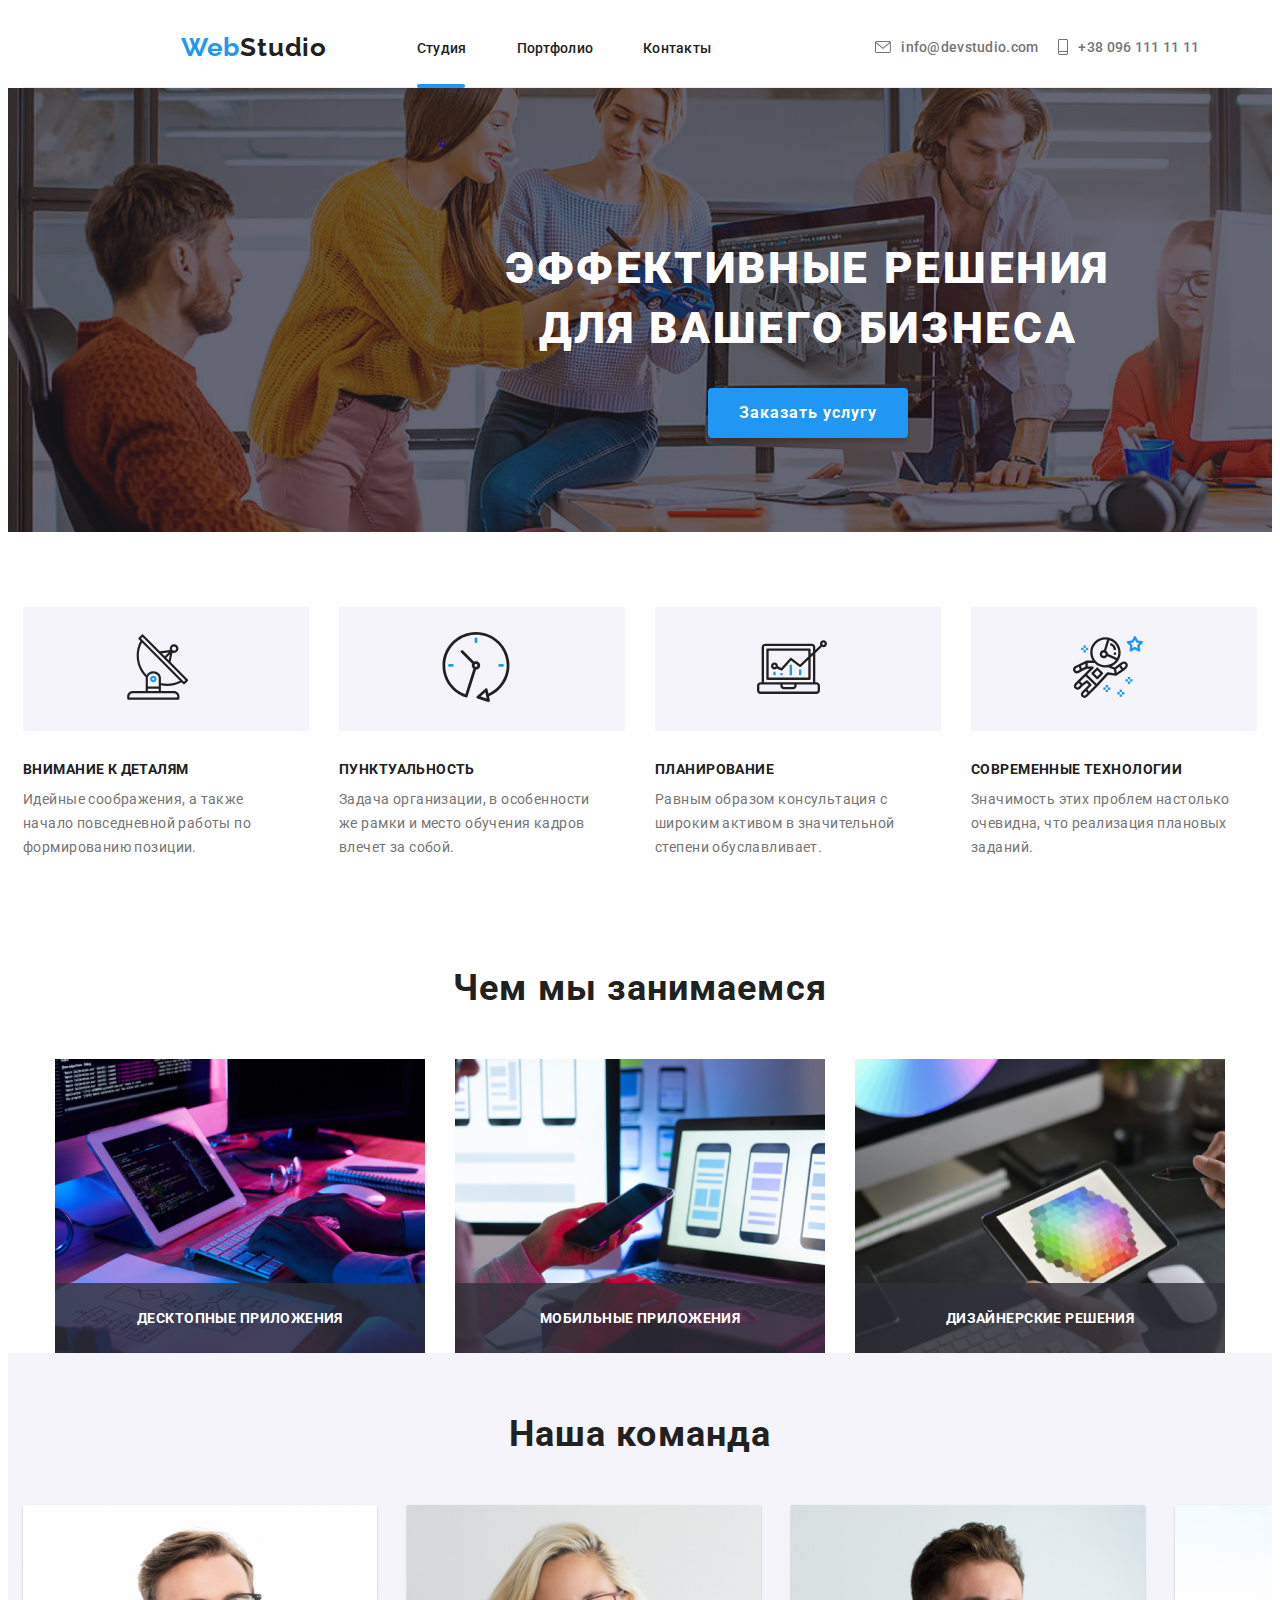
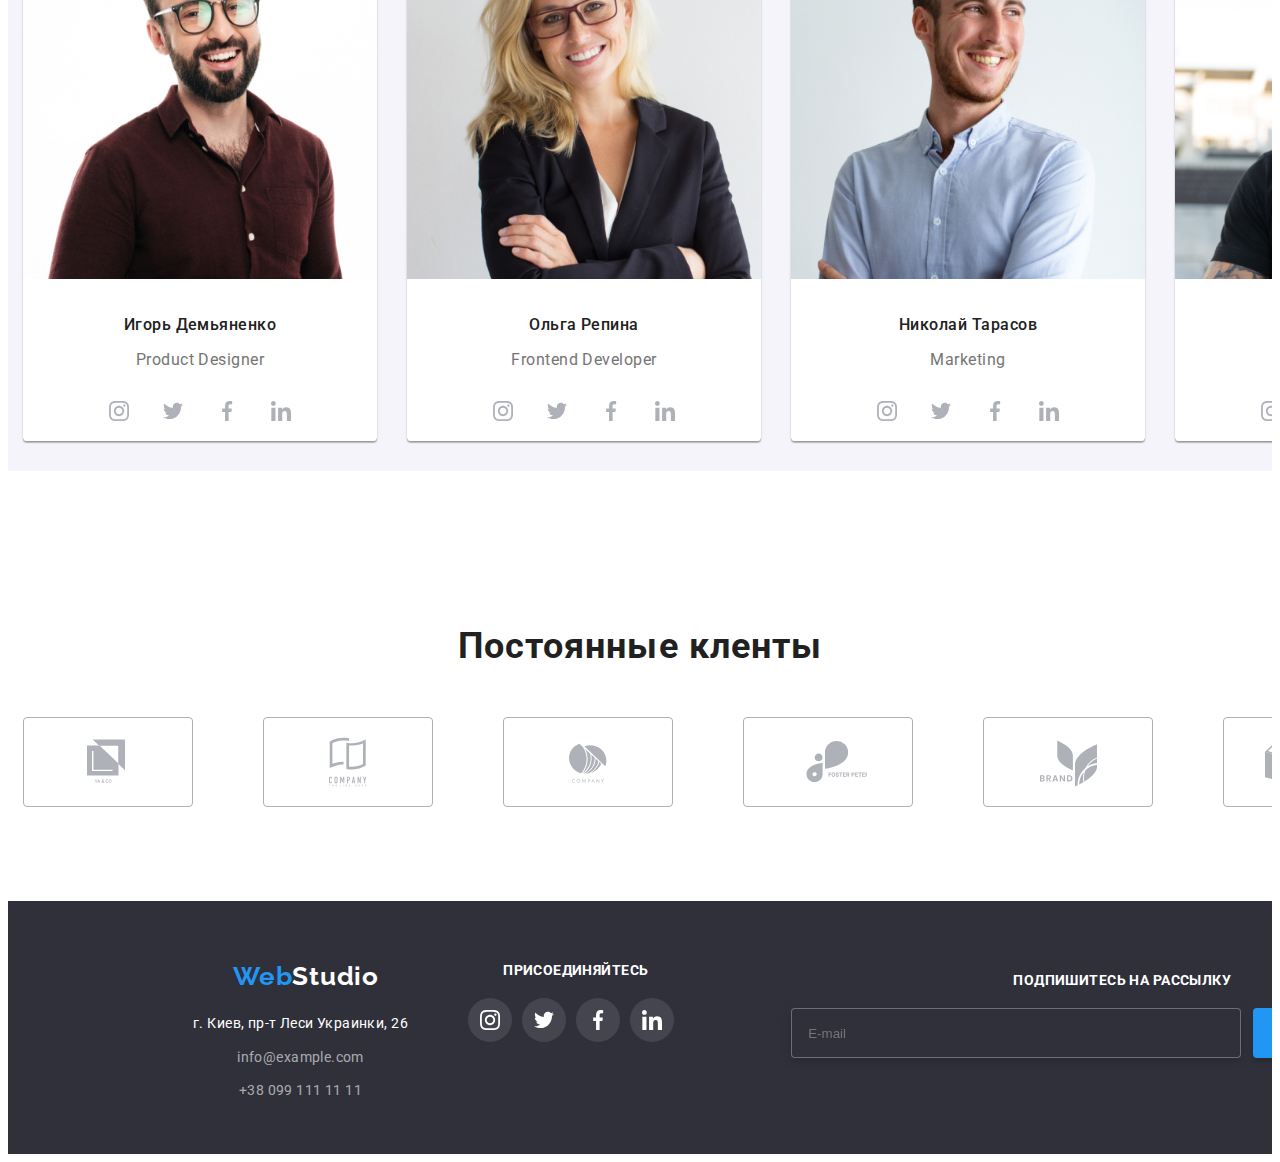
<file: index.html>
<!DOCTYPE html>
<html lang="ru">

<head>
    <meta charset="UTF-8" />
    <meta name="viewport" content="width=device-width, initial-scale=1.0" />
    <link href="https://fonts.googleapis.com/css2?family=Raleway:wght@700&family=Roboto:wght@400;500&display=swap" rel="stylesheet">
    <link rel="stylesheet" href="https://cdnjs.cloudflare.com/ajax/libs/modern-normalize/1.0.0/modern-normalize.min.css"
        integrity="sha512-ISS7cAi1PEhQ8jnbJpJZMd29NlhNj4AWYyLOSp2CE/CsHxTCu+r+t0D2yoJudVrd0/8fTVPUVDzY5Tvli75u/g=="
        crossorigin="anonymous" />
    <link rel="stylesheet" href="./sass/main.css">
    <title>Document</title>
</head>

<body>




    
    <!-- nav -->
     <header class="header">
        <div class="container">
            <nav class="navbar">

                
                    <button type="button"
                     class="menu-button"
                    aria-expanded="false"
                    aria-controls="menu-container"
                    data-menu-button>
                    <svg
                    height="20px"
                    width="20px"
                    aria-label="Переключатель мобильного меню">
               
                   
                        
                    
                        <use class="icon-cross" href="./img/svg/cross.svg"></use>
                        <use class="icon-menu" href="./img/svg/burger.svg"></use>
                    </svg>
                    
                   
                </button>

                  <ul class="list webstudio">
                    <li class="item">
                        <a class="link-portfolio" href="index.html" lang="en"><span
                            class="webstudio-span">Web</span><span class="webstudio-span-studio">Studio</span></a>
                    </li>
                    
                </ul>

                <div class="menu-container" id="menu-container" data-menu>
                        <ul class="list portfolio-contacts">
                   
                       
                    
                    <li class="item"><a class="link-portfolio studio" href="index.html">Студия</a></li>
                    <li class="item"><a class="link-portfolio portfolio-index" href="portfolio.html">Портфолио</a></li>
                    <li class="item"><a class="link-portfolio contact" href="">Контакты</a></li>
                   


                </ul>

                <ul class="list contacts">
                    <li class="item">
                       
                        <a class="link-mail" href="mailto:info@devstudio.com" lang="en">
                            <svg class="envelope">
                                <use href = "./img/svg/sprite.svg#envelope">
    
                                </use>
                            </svg>
                            info@devstudio.com</a>
                       
                       
                    </li>
                  
                    <li class="item">
                        
                        <a class="contacts-phone" href="tel:+380961111111">
                            <svg class="smartphone">
                                <use href = "./img/svg/sprite.svg#smartphone">
                                    </use>
                            </svg>
                            +38 096 111 11 11</a>
                        </li>
                </ul>
                </div>
               
               
                     
                
               
            </nav>
        </div>
    </header>       
<!-- герой -->
        
             <section class="hero overlay">
                
                     <h1 class="hero-title">Эффективные решения для вашего бизнеса</h1>
            
           
            <button class="hero-link" data-modal-open> Заказать услугу</button>

        
                
        
           
         
             </section>
        
   

    <!-- чем мы занимаемся -->

      <section class="features">
       
        <div class="flex-container container">
            
           <ul class="list flex-container">
               
               <li class="flex-element">
                <div class="tumb">
                    <svg class="clock"  style="width:65.32px; height:70px;">
               <use href = "./img/svg/sprite.svg#antenna"></use>
           </svg>
              </div>
              
                    <h3>Внимание к деталям</h3>
             
               
                   <div class="box">
                    <p class="features-text">Идейные соображения, а также начало повседневной работы по формированию позиции.</p>
                   </div>
                   
                   
                  
                    
            
                   
                  
               </li>
               <li class="flex-element">
                   <div class="tumb">
                         <svg class="clock" style="width:70px; height:70px;">
                    <use href = "./img/svg/sprite.svg#clock"></use>
                </svg>
                   </div>
               
                   
                   <h3 >Пунктуальность</h3>
                   <div class="box">
                    <p class="features-text">Задача организации, в особенности же рамки и место обучения кадров влечет за собой.</p>
                   </div>
                   
                   
                  
               </li>

               <li class="flex-element">
                <div class="tumb">
                    <svg class="clock" style="width:70px; height:70px;">
               <use href = "./img/svg/sprite.svg#diagram"></use>
           </svg>
              </div>
                   <h3 >Планирование</h3>
                   <div class="box">
                        <p class="features-text">Равным образом консультация с широким активом в значительной степени обуславливает.</p>
                   </div>
                   
                   
                   
               </li>
               <li class="flex-element">
                <div class="tumb">
                    <svg class="clock" style = "width: 70px; height:70px;">
               <use href = "./img/svg/sprite.svg#astronaut"></use>
           </svg>
              </div>
               
                   <h3 >Современные технологии</h3>
                   <div class="box">
                    <p class="features-text">Значимость этих проблем настолько очевидна, что реализация плановых заданий.</p>
                   </div>
                    
                  
               </li>
           </ul>

        </div>
        
      </section>

  


    <section class="what-are-we">
          <div class="container">
              <h2 class="secondary-title">Чем мы занимаемся</h2>
        <ul class="list flex-container-pictures">
            <li class="features-pictures"><img src="./img/img.png" alt="">
                <div class="pictures-transit">
                    <p>
                        Десктопные приложения
                    </p>
                </div>
            </li>
            <li class="features-pictures"><img src="./img/img-2.png" alt="">
                 <div class="pictures-transit">
                    <p>
                        Мобильные приложения
                    </p>
                </div>
            </li>
            <li class="features-pictures"><img src="./img/img-3.png" alt="">
                 <div class="pictures-transit">
                    <p>
                        Дизайнерские решения
                    </p>
                </div>
            </li>
        </ul>
          </div>
           
   

      </section>

      
       
   

    <!-- наша команда -->

    <section class="our-team">
     <div class="container">    
    
         <div class="team-title">
            <h2 class="clients-title team">
                Наша команда
            </h2>
         </div>
        
         <ul class="team-list list">
             <li class="item-team">
                 <div class="card">
                    <img class="card-image"

                    srcset="./img/team-members/mobile/450x460x1_team-members/img-24.jpg   480w,
                            ./img/team-members/mobile/450x460x2_team-members/img-24.jpg   480w,
                            ./img/team-members/tablet/354x374x1/img-24.jpg                768w,
                            ./img/team-members/tablet/354x374x2/img-25.jpg                768w,
                            ./img/team-members/desktop/270x260x1/img-24.jpg               1200w,
                            ./img/team-members/desktop/270x260x2/img-25.jpg               1200w,
                            "
                            src="img/team-members/original/img-4.png"
                            
                            alt="team-mate"
                            
                            sizes="(min-width:1200px) 15vw, (min-width:768px) 25vw,
                                   (min-width:480px) 50vw, 100vw" />
                            
                    <div class="card-content">
                        <h3 class="team-member">
                            Игорь Демьяненко
                        </h3>
                        <p class="team-text" style="margin: 0;">
                            Product Designer
                        </p>
                        <ul class="list social-networks">
                            <li class="social-networks-item">
                                <a class="social-networks-link" href="https://instagram.com" target="blank" rel="noopener noreferer" aria-label="Instagram">
                                <svg class="social-networks-icons">
                                    <use href = "./img/svg/sprite.svg#instagram"></use>
                                </svg>
                                </a>

                            </li>
                            <li class="social-networks-item">
                                <a class="social-networks-link" href="https://twitter.com" target="blank" rel="noopener noreferer" aria-label="Twitter">
                                <svg class="social-networks-icons">
                                    <use href = "./img/svg/sprite.svg#twitter"></use>
                                </svg>
                                </a>
                            </li>
                            <li class="social-networks-item">
                                <a class="social-networks-link" href="https://facebook.com" target="blank" rel="noopener noreferer" aria-label="Facebook">
                                <svg class="social-networks-icons">
                                    <use href = "./img/svg/sprite.svg#facebook"></use>
                                </svg>
                                </a>
                            </li>
                            <li class="social-networks-item">
                                <a class="social-networks-link" href="https://linkedin.com" target="blank" rel="noopener noreferer" aria-label="linkedin">
                                <svg class="social-networks-icons">
                                    <use href = "./img/svg/sprite.svg#linkedin"></use>
                                </svg>
                                </a>
                            </li>
                        </ul>
                        <!-- конец div card-content -->
                        </div>
                
                <!-- конец div card-content -->
                </div>
                <!-- конец item-team -->
             </li>

             
             <li class="item-team">
                <div class="card">
                     <img class="card-image"

                    srcset="./img/team-members/mobile/450x460x1_team-members/img-25.jpg      480w,
                            ./img/team-members/mobile/450x460x2_team-members/img-25-2x.jpg   480w,
                            ./img/team-members/tablet/354x374x1/img-26.jpg                   768w,
                            ./img/team-members/tablet/354x374x2/img-27.jpg                   768w,
                            ./img/team-members/desktop/270x260x1/img-26.jpg                  1200w,
                            ./img/team-members/desktop/270x260x2/img-27.jpg                  1200w,
                            "
                            src="img/team-members/original/img-5.png"
                            
                            alt="team-mate"
                            
                            sizes="(min-width:1200px) 15vw, (min-width:768px) 25vw,
                                   (min-width:480px) 50vw, 100vw" />
                    <div class="card-content" >
                        <h3 class="team-member">
                            Ольга Репина
                        </h3>
                        <p class="team-text">
                            Frontend Developer
                        </p>
                        <ul class="list social-networks">
                            <li class="social-networks-item">
                                <a class="social-networks-link" href="https://instagram.com" target="blank" rel="noopener noreferer" aria-label="Instagram">
                                <svg class="social-networks-icons">
                                    <use href = "./img/svg/sprite.svg#instagram"></use>
                                </svg>
                                </a>

                            </li>
                            <li class="social-networks-item">
                                <a class="social-networks-link" href="https://twitter.com" target="blank" rel="noopener noreferer" aria-label="Twitter">
                                <svg class="social-networks-icons">
                                    <use href = "./img/svg/sprite.svg#twitter"></use>
                                </svg>
                                </a>
                            </li>
                            <li class="social-networks-item">
                                <a class="social-networks-link" href="https://facebook.com" target="blank" rel="noopener noreferer" aria-label="Facebook">
                                <svg class="social-networks-icons">
                                    <use href = "./img/svg/sprite.svg#facebook"></use>
                                </svg>
                                </a>
                            </li>
                            <li class="social-networks-item">
                                <a class="social-networks-link" href="https://linkedin.com" target="blank" rel="noopener noreferer" aria-label="linkedin">
                                <svg class="social-networks-icons">
                                    <use href = "./img/svg/sprite.svg#linkedin"></use>
                                </svg>
                                </a>
                            </li>
                        </ul>
                        <!-- конец div card-content -->
                        </div>
                
                <!-- конец div card-content -->
                </div>
                <!-- конец item-team -->
             </li>

             <li class="item-team">
                 <div class="card">
                    <img class="card-image"

                    srcset="./img/team-members/mobile/450x460x1_team-members/img-26.jpg      480w,
                            ./img/team-members/mobile/450x460x2_team-members/img-26-2x.jpg   480w,
                            ./img/team-members/tablet/354x374x1/img-28.jpg                   768w,
                            ./img/team-members/tablet/354x374x2/img-29.jpg                   768w,
                            ./img/team-members/desktop/270x260x1/img-28.jpg                  1200w,
                            ./img/team-members/desktop/270x260x2/img-29.jpg                  1200w,
                            "
                            src="img/team-members/original/img-6.png"
                            
                            alt="team-mate"
                            
                            sizes="(min-width:1200px) 15vw, (min-width:768px) 25vw,
                                   (min-width:480px) 50vw, 100vw" />
                    <div class="card-content">
                        <h3 class="team-member">
                            Николай Тарасов
                        </h3>
                        <p class="team-text">
                            Marketing
                        </p>
                        <ul class="list social-networks">
                            <li class="social-networks-item">
                                <a class="social-networks-link" href="https://instagram.com" target="blank" rel="noopener noreferer" aria-label="Instagram">
                                <svg class="social-networks-icons">
                                    <use href = "./img/svg/sprite.svg#instagram"></use>
                                </svg>
                                </a>

                            </li>
                            <li class="social-networks-item">
                                <a class="social-networks-link" href="https://twitter.com" target="blank" rel="noopener noreferer" aria-label="Twitter">
                                <svg class="social-networks-icons">
                                    <use href = "./img/svg/sprite.svg#twitter"></use>
                                </svg>
                                </a>
                            </li>
                            <li class="social-networks-item">
                                <a class="social-networks-link" href="https://facebook.com" target="blank" rel="noopener noreferer" aria-label="Facebook">
                                <svg class="social-networks-icons">
                                    <use href = "./img/svg/sprite.svg#facebook"></use>
                                </svg>
                                </a>
                            </li>
                            <li class="social-networks-item">
                                <a class="social-networks-link" href="https://linkedin.com" target="blank" rel="noopener noreferer" aria-label="linkedin">
                                <svg class="social-networks-icons">
                                    <use href = "./img/svg/sprite.svg#linkedin"></use>
                                </svg>
                                </a>
                            </li>
                        </ul>
                        <!-- конец div card-content -->
                        </div>
                
                <!-- конец div card-content -->
                </div>
                <!-- конец item-team -->
             </li>
             

             <li class="item-team">
                <div class="card">
                     <img class="card-image"

                    srcset="./img/team-members/mobile/450x460x1_team-members/img-27.jpg      480w,
                            ./img/team-members/mobile/450x460x2_team-members/img-24-2x.jpg   480w,
                            ./img/team-members/tablet/354x374x1/img-30.jpg                   768w,
                            ./img/team-members/tablet/354x374x2/img-31.jpg                   768w,
                            ./img/team-members/desktop/270x260x1/img-30.jpg                  1200w,
                            ./img/team-members/desktop/270x260x2/img-31.jpg                  1200w,
                            "
                            src="img/team-members/original/img-44.jpg"
                            
                            alt="team-mate"
                            
                            sizes="(min-width:1200px) 15vw, (min-width:768px) 25vw,
                                   (min-width:480px) 50vw, 100vw" />
                    <div class="card-content">
                        <h3 class="team-member" >
                            Михаил Ермаков
                        </h3>
                        <p class="team-text">
                            UI Designer
                        </p>
                       
                        <ul class="list social-networks">
                            <li class="social-networks-item">
                                <a class="social-networks-link" href="https://instagram.com" target="blank" rel="noopener noreferer" aria-label="Instagram">
                                <svg class="social-networks-icons">
                                    <use href = "./img/svg/sprite.svg#instagram"></use>
                                </svg>
                                </a>

                            </li>
                            <li class="social-networks-item">
                                <a class="social-networks-link" href="https://twitter.com" target="blank" rel="noopener noreferer" aria-label="Twitter">
                                <svg class="social-networks-icons">
                                    <use href = "./img/svg/sprite.svg#twitter"></use>
                                </svg>
                                </a>
                            </li>
                            <li class="social-networks-item">
                                <a class="social-networks-link" href="https://facebook.com" target="blank" rel="noopener noreferer" aria-label="Facebook">
                                <svg class="social-networks-icons">
                                    <use href = "./img/svg/sprite.svg#facebook"></use>
                                </svg>
                                </a>
                            </li>
                            <li class="social-networks-item">
                                <a class="social-networks-link" href="https://linkedin.com" target="blank" rel="noopener noreferer" aria-label="linkedin">
                                <svg class="social-networks-icons">
                                    <use href = "./img/svg/sprite.svg#linkedin"></use>
                                </svg>
                                </a>
                            </li>
                        </ul>
                        
                    </div>
                 </div>
             </li>
             <!-- конец team-list -->
         </ul>
         
         <!-- конец дива team-container -->
             
         <!--конец секции наша команда  -->
          </div>
    </section>

    


<section class="clients">
    <div class="container">

    
        <h2 class="clietns-title-clients">
            Постоянные кленты
        </h2>
        

        
        <ul class="list clients-container">
            <li class= "list-element">
               <a href="" class="clients-link">
                   <svg class="logo logo-clients-one">
                       <use href = "./img/svg/sprite.svg#logo-1">

                       </use>
                   </svg>
               </a> 
            </li>

            <li class= "list-element">
                <a href="" class="clients-link">
                    <svg class="logo logo-clients-two">
                        <use href = "./img/svg/sprite.svg#logo-2">
 
                        </use>
                    </svg>
                </a> 
             </li>
             <li class= "list-element">
                <a href="" class="clients-link">
                    <svg class="logo logo-clients-three">
                        <use href = "./img/svg/sprite.svg#logo-3">
 
                        </use>
                    </svg>
                </a> 
             </li>
             <li class= "list-element">
                <a href="" class="clients-link">
                    <svg class=" logo logo-clients-four">
                        <use href = "./img/svg/sprite.svg#logo-4">
 
                        </use>
                    </svg>
                </a> 
             </li>
             <li class= "list-element">
                <a href="" class="clients-link">
                    <svg class="logo logo-clients-five">
                        <use href = "./img/svg/sprite.svg#logo-5">
 
                        </use>
                    </svg>
                </a> 
             </li>
             <li class= "list-element">
                <a href="" class="clients-link">
                    <svg class=" logo logo-clients-six">
                        <use href = "./img/svg/sprite.svg#logo-6">
 
                        </use>
                    </svg>
                </a> 
             </li>

        </ul>
    </div>
    
    
</section>

   
   
   <section class="footer-section">
       <div class="container">

       
            <footer class="footer">
                <div class="adress">
                <a class="footer-webstudio-link" href=""><span class="webstudio-span">Web</span><span
                        class="footer-webstudio-span-studio">Studio</span></a>
                <address class="footer-address">
                    <div class="address-span">
                        <p>
                             г. Киев, пр-т Леси Украинки, 26 
                        </p>
                       
                    </div>
                    
                    <a class="address-contacts-mail" href="mailto:info@example.com">info@example.com</a>
                   
                    <a class="address-contacts-phone" href="tel:+380991111111">+38 099 111 11 11</a>
                </address>
                </div>
      
          
           <div class="join">
            <h4 class="footer-joinup-title">Присоединяйтесь</h4>
        
            <ul class="list social-networks">
                <li class="social-networks-item">
                    <a class="footer-networks-link" href="https://instagram.com" target="blank" rel="noopener noreferer" aria-label="Instagram">
                    <svg class="footer-networks-icons">
                        <use href = "./img/svg/sprite.svg#instagram"></use>
                    </svg>
                    </a>

                </li>
                <li class="social-networks-item">
                    <a class="footer-networks-link" href="https://twitter.com" target="blank" rel="noopener noreferer" aria-label="Twitter">
                    <svg class="footer-networks-icons">
                        <use href = "./img/svg/sprite.svg#twitter"></use>
                    </svg>
                    </a>
                </li>
                <li class="social-networks-item">
                    <a class="footer-networks-link" href="https://facebook.com" target="blank" rel="noopener noreferer" aria-label="Facebook">
                    <svg class="footer-networks-icons">
                        <use href = "./img/svg/sprite.svg#facebook"></use>
                    </svg>
                    </a>
                </li>
                <li class="social-networks-item">
                    <a class="footer-networks-link" href="https://linkedin.com" target="blank" rel="noopener noreferer" aria-label="linkedin">
                    <svg class="footer-networks-icons">
                        <use href = "./img/svg/sprite.svg#linkedin"></use>
                    </svg>
                    </a>
                </li>
            </ul>
           
        </div>

        <div class="telegram">
            
            <ul class="list social-networks telegram-links">
                <li class="telegram-networks-item">
                    <h4 class="footer-joinup-title telegram-title">Подпишитесь на рассылку</h4>
                    <form class="telegram-form">
                        <label class="telegram__label">
                            <input class="footer-input" type="email" name="почта" placeholder="E-mail">

                        </label>

                         <button  class="telegram-button">
                             <span class="telegram-button-span">
                                 Подписаться
                             </span>
                          
                         
                           
                        </button>
                       
                    </form>
                    
                </li>
            </ul>

        </div>
            </footer>
    </div>
       
    </section>
    
<div class="backdrop is-hidden" data-modal>
                 <div class="modal">
                     <button class="close" data-modal-close>
                        <svg class="icon-close">
                            <use href="./img/svg/close-2.svg">

                            </use>
                        </svg>
                     </button>

                   <form class="form">
                       <b class="form-title">Оставьте свои данные, мы вам перезвоним</b>
                       
                           <label class="form-field">
                                 <input class="form-input" placeholder=" "  type="text" name="name" style="outline:none">
                                <span class="form-label">Имя</span> 
                                <span class="form-person-span">
                                         <svg class="form-person">
                                  <use href="./img/svg/form.svg#icon-person"></use>
                              </svg>
                                </span>
                                   
                                
                           </label>
                             
                              
                         
                         
                       
                           <label class="form-field">
                                  <input class="form-input" placeholder=" " type="tel" name="телефон" style="outline:none">
                                   <span class="form-label">Телефон</span> 
                                <span class="form-person-span">
                                    <svg class="form-person">
                                  <use href="./img/svg/form.svg#icon-phone"></use>
                              </svg>
                                </span>
                           </label>
                        
                         
                             <label class="form-field">
                                     <input class="form-input" placeholder=" " type="email" name=" почта" style="outline:none">
                                     <span class="form-label">Почта</span> 
                                <span class="form-person-span">
                                    <svg class="form-person">
                                  <use href="./img/svg/form.svg#icon-email"></use>
                              </svg>
                                </span>
                             </label>
                          <span class="textarea-span">Комментарий</span>
                          <label class="form-field">
                             
                                <textarea class="comment" name="comment" id="comment"  rows="10" placeholder="Введите текст"></textarea>
                                
                          </label>
                             
                          
                        
                     
                        
                     
                       
                      
                          <label class="checkbox-label" style="display: flex; justify-content: center;">
                             <input type="checkbox" class="checkbox" name="чекбокс" value="agreement" style="outline: none;">
                              <span class="icon-check"></span>

                             <span class="contract-text"> Соглашаюсь с рассылкой и принимаю</span>  <span><a class="checkbox-link" href="">Условия договора</a> </span>
                             
                         </label>
                          


                        
                            
                         <button class="form-btn" type="submit">Отправить</button>
                   </form>
                 </div>
            </div>
  

            <div class="backdrop menu is-hidden" data-modal="">
                <div class="modal">
                         Lorem ipsum dolor sit amet consectetur adipisicing elit. Repudiandae aspernatur reiciendis nam officiis sequi dolor nobis, recusandae assumenda repellat iusto!
                </div>
               
            </div>

     <script src="./js/modal.js"></script>
     <script src="./js/menu.js"></script>
</body>

</html>
</file>
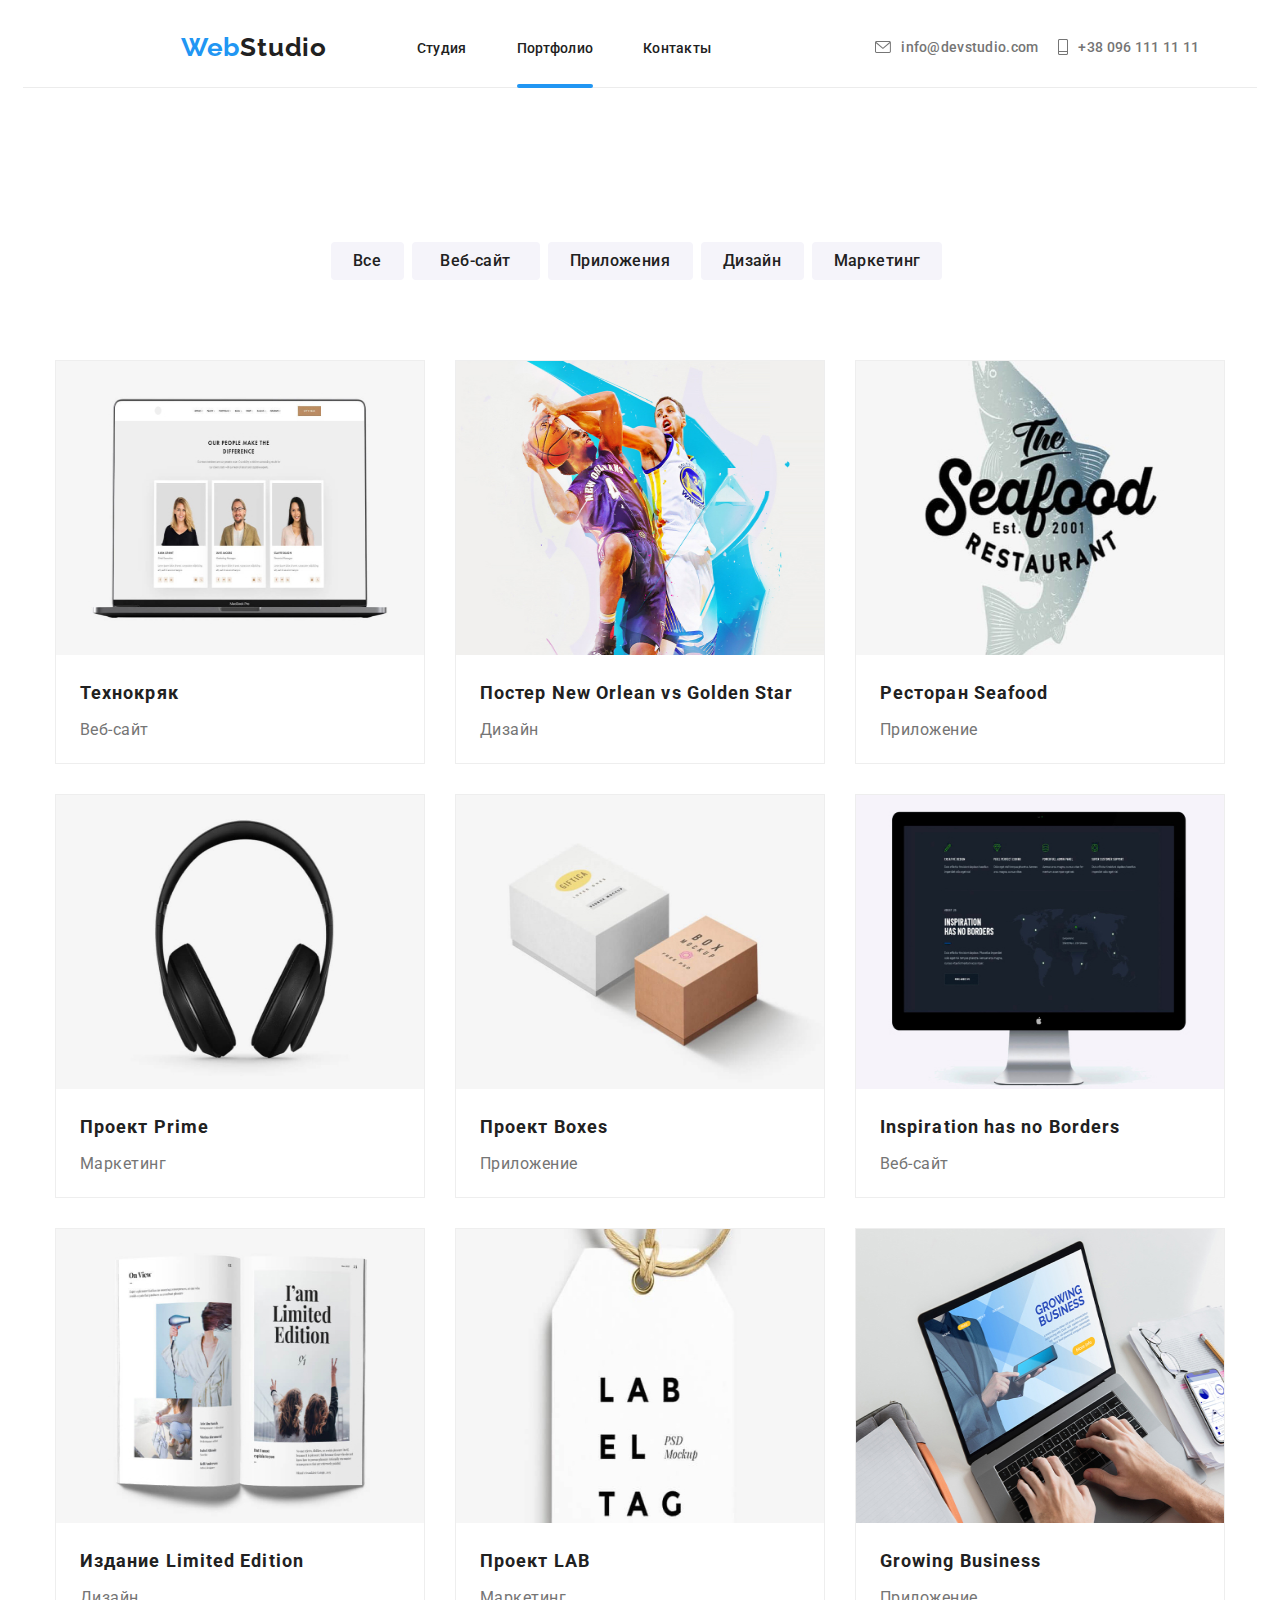
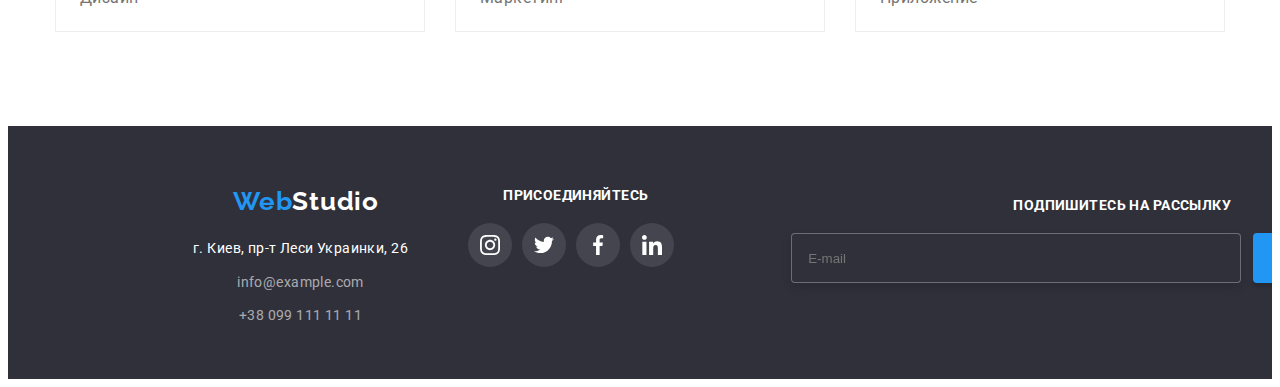
<file: portfolio.html>
<!DOCTYPE html>
<html lang="ru">

<head>
    <meta charset="UTF-8" />
    <meta name="viewport" content="width=device-width, initial-scale=1.0" />
    <link href="https://fonts.googleapis.com/css2?family=Raleway:wght@700&family=Roboto:wght@500&display=swap"
        rel="stylesheet" />
    <link rel="stylesheet" href="https://cdnjs.cloudflare.com/ajax/libs/modern-normalize/1.0.0/modern-normalize.min.css"
        integrity="sha512-ISS7cAi1PEhQ8jnbJpJZMd29NlhNj4AWYyLOSp2CE/CsHxTCu+r+t0D2yoJudVrd0/8fTVPUVDzY5Tvli75u/g=="
        crossorigin="anonymous" />
    <link rel="stylesheet" href="./sass/main.css" />
    <title>Portfolio</title>
</head>

<body>
    
       <header class="header">
        <div class="container">
            <nav class="navbar">

                
                    <button type="button"
                     class="menu-button"
                    aria-expanded="false"
                    aria-controls="menu-container"
                    data-menu-button>
                    <svg
                    width="40"
                    height="40"
                    aria-label="Переключатель мобильного меню">
               
                   
                        
                    
                        <use class="icon-cross" href="./img/svg/close-black.svg"></use>
                        <use class="icon-menu" href="./img/svg/burger.svg"></use>
                    </svg>
                    
                   
                </button>

                  <ul class="list webstudio">
                    <li class="item">
                        <a class="link-portfolio" href="index.html" lang="en"><span
                            class="webstudio-span">Web</span><span class="webstudio-span-studio">Studio</span></a>
                    </li>
                    
                </ul>

                <div class="menu-container" id="menu-container" data-menu>
                        <ul class="list portfolio-contacts">
                   
                       
                    
                    <li class="item"><a class="link-portfolio studio-blue" href="index.html">Студия</a></li>
                    <li class="item"><a class="link-portfolio portfolio-index blue" href="portfolio.html">Портфолио</a></li>
                    <li class="item"><a class="link-portfolio contact" href="">Контакты</a></li>
                   


                </ul>

                <ul class="list contacts">
                    <li class="item">
                       
                        <a class="link-mail" href="mailto:info@devstudio.com" lang="en">
                            <svg class="envelope">
                                <use href = "./img/svg/sprite.svg#envelope">
    
                                </use>
                            </svg>
                            info@devstudio.com</a>
                       
                       
                    </li>
                  
                    <li class="item">
                        
                        <a class="contacts-phone" href="tel:+380961111111">
                            <svg class="smartphone">
                                <use href = "./img/svg/sprite.svg#smartphone">
                                    </use>
                            </svg>
                            +38 096 111 11 11</a>
                        </li>
                </ul>
                </div>
               
               
                     
                
               
            </nav>
        </div>
    </header> 
   
   
   

    <main>
        <div class="container">
              <ul class="list portfolio-buttons">
                <li class="button-item"><button class="button-items-all">Все</button></li>
                <li class="button-item"><button class="button-items-website">Веб-сайт</button></li>
                <li class="button-item"><button class="button-items-apps">Приложения</button></li>
                <li class="button-item"><button class="button-items-disign">Дизайн</button></li>
                <li class="button-item"><button class="button-items-marketing">Маркетинг</button></li>
            </ul>
        </div>
   
          
      
        
        
   
<div class="card-container-portfolio">
    <div class="flex-container-portfolio" style="max-width:1200px; margin: 0 auto;">

<div class="card-portfolio">
    <div class="product-thumb">
         <img class="card-image-portfolio"
         srcset="./img/portfolio-img/mobile/450x294x1/img-24.jpg        480w,
                ./img/portfolio-img/mobile/450x294x2/img-25.jpg         480w,
                ./img/portfolio-img/tablet/354x294x1/img-32.jpg         768w,
                ./img/portfolio-img/tablet/354x294x2/img-33.jpg         768w,
                ./img/portfolio-img/desktop/370x294x1/img-24.jpg         1200w,
                ./img/portfolio-img/desktop/370x294x2/img-25.jpg         1200w,
                 "
                 src="img/portfolio-img/original/img-14.jpg"
         
                 alt="portfolio image"
                 sizes="(min-width:1200px) 15vw, (min-width:768px) 25vw,
                                   (min-width:480px) 50vw, 100vw" />

         <div class="transition-text">
             <p>
                 Технокряк это современная площадка распространения коронавируса. Компании используют эту платформу для цифрового шпионажа и атак на защищённые сервера конкурентов.
             </p>
         </div>
         </div>
    <div class="card-content-portfolio">
        <h3 class="features-title">Технокряк</h3>
        <p class="card-text" style="margin: 0;">Веб-сайт</p>
    </div>
    
    
   
</div>

<div class="card-portfolio">
    <div class="product-thumb">
        <img class="card-image-portfolio"
         srcset="./img/portfolio-img/mobile/450x294x1/img-26.jpg        480w,
                ./img/portfolio-img/mobile/450x294x2/img-27.jpg         480w,
                ./img/portfolio-img/tablet/354x294x1/img-34.jpg         768w,
                ./img/portfolio-img/tablet/354x294x2/img-35.jpg         768w,
                ./img/portfolio-img/desktop/370x294x1/img-26.jpg         1200w,
                ./img/portfolio-img/desktop/370x294x2/img-27.jpg         1200w,
                 "
                 src="img/portfolio-img/original/img-15.jpg"
         
                 alt="portfolio image"
                 sizes="(min-width:1200px) 15vw, (min-width:768px) 25vw,
                                   (min-width:480px) 50vw, 100vw" />

         <div class="transition-text">
             <p>
                 Технокряк это современная площадка распространения коронавируса. Компании используют эту платформу для цифрового шпионажа и атак на защищённые сервера конкурентов.
             </p>
         </div>
         </div>
    <div class="card-content-portfolio">
       
        <h3 class="features-title">Постер New Orlean vs Golden Star</h3>
        <p class="card-text" style="margin: 0;">Дизайн</p>
    </div>
    
</div>

<div class="card-portfolio">
     <div class="product-thumb">
         <img class="card-image-portfolio"
         srcset="./img/portfolio-img/mobile/450x294x1/img-28.jpg        480w,
                ./img/portfolio-img/mobile/450x294x2/img-29.jpg         480w,
                ./img/portfolio-img/tablet/354x294x1/img-36.jpg         768w,
                ./img/portfolio-img/tablet/354x294x2/img-37.jpg         768w,
                ./img/portfolio-img/desktop/370x294x1/img-28.jpg         1200w,
                ./img/portfolio-img/desktop/370x294x2/img-29.jpg         1200w,
                 "
                 src="img/portfolio-img/original/img-16.jpg"
         
                 alt="portfolio image"
                 sizes="(min-width:1200px) 15vw, (min-width:768px) 25vw,
                                   (min-width:480px) 50vw, 100vw" />

         <div class="transition-text">
             <p>
                 Технокряк это современная площадка распространения коронавируса. Компании используют эту платформу для цифрового шпионажа и атак на защищённые сервера конкурентов.
             </p>
         </div>
         </div>
    <div class="card-content-portfolio">
        <h3 class="features-title">Ресторан Seafood</h3>
        <p class="card-text" style="margin: 0;">Приложение</p>
    </div>
</div>

<div class="card-portfolio">
    <div class="product-thumb">
         <img class="card-image-portfolio"
         srcset="./img/portfolio-img/mobile/450x294x1/img-30.jpg        480w,
                ./img/portfolio-img/mobile/450x294x2/img-31.jpg         480w,
                ./img/portfolio-img/tablet/354x294x1/img-38.jpg         768w,
                ./img/portfolio-img/tablet/354x294x2/img-39.jpg         768w,
                ./img/portfolio-img/desktop/370x294x1/img-30.jpg         1200w,
                ./img/portfolio-img/desktop/370x294x2/img-31.jpg         1200w,
                 "
                 src="img/portfolio-img/original/img-17.jpg"
         
                 alt="portfolio image"
                 sizes="(min-width:1200px) 15vw, (min-width:768px) 25vw,
                                   (min-width:480px) 50vw, 100vw" />

         <div class="transition-text">
             <p>
                 Технокряк это современная площадка распространения коронавируса. Компании используют эту платформу для цифрового шпионажа и атак на защищённые сервера конкурентов.
             </p>
         </div>
         </div>
    <div class="card-content-portfolio">
        <h3 class="features-title">Проект Prime</h3>
        <p class="card-text" style="margin: 0;">Маркетинг</p>
    </div>
</div>

<div class="card-portfolio">
     <div class="product-thumb">
         <img class="card-image-portfolio"
         srcset="./img/portfolio-img/mobile/450x294x1/img-32.jpg        480w,
                ./img/portfolio-img/mobile/450x294x2/img-33.jpg         480w,
                ./img/portfolio-img/tablet/354x294x1/img-40.jpg         768w,
                ./img/portfolio-img/tablet/354x294x2/img-41.jpg         768w,
                ./img/portfolio-img/desktop/370x294x1/img-32.jpg         1200w,
                ./img/portfolio-img/desktop/370x294x2/img-33.jpg         1200w,
                 "
                 src="img/portfolio-img/original/img-18.jpg"
         
                 alt="portfolio image"
                 sizes="(min-width:1200px) 15vw, (min-width:768px) 25vw,
                                   (min-width:480px) 50vw, 100vw" />

         <div class="transition-text">
             <p>
                 Технокряк это современная площадка распространения коронавируса. Компании используют эту платформу для цифрового шпионажа и атак на защищённые сервера конкурентов.
             </p>
         </div>
         </div>
    <div class="card-content-portfolio">
        <h3 class="features-title">Проект Boxes</h3>
        <p class="card-text" style="margin: 0;">Приложение</p>
    </div>
</div>

<div class="card-portfolio">
    <div class="product-thumb">
         <img class="card-image-portfolio"
         srcset="./img/portfolio-img/mobile/450x294x1/img-34.jpg        480w,
                ./img/portfolio-img/mobile/450x294x2/img-35.jpg         480w,
                ./img/portfolio-img/tablet/354x294x1/img-42.jpg         768w,
                ./img/portfolio-img/tablet/354x294x2/img-43.jpg         768w,
                ./img/portfolio-img/desktop/370x294x1/img-34.jpg         1200w,
                ./img/portfolio-img/desktop/370x294x2/img-35.jpg         1200w,
                 "
                 src="img/portfolio-img/original/img-19.jpg"
         
                 alt="portfolio image"
                 sizes="(min-width:1200px) 15vw, (min-width:768px) 25vw,
                                   (min-width:480px) 50vw, 100vw" />

         <div class="transition-text">
             <p>
                 Технокряк это современная площадка распространения коронавируса. Компании используют эту платформу для цифрового шпионажа и атак на защищённые сервера конкурентов.
             </p>
         </div>
         </div>
    <div class="card-content-portfolio">
        <h3 class="features-title">Inspiration has no Borders</h3>
        <p class="card-text" style="margin: 0;">Веб-сайт</p>
    </div>
</div>

<div class="card-portfolio">
    <div class="product-thumb">
         <img class="card-image-portfolio"
         srcset="./img/portfolio-img/mobile/450x294x1/img-36.jpg        480w,
                ./img/portfolio-img/mobile/450x294x2/img-37.jpg         480w,
                ./img/portfolio-img/tablet/354x294x1/img-44.jpg         768w,
                ./img/portfolio-img/tablet/354x294x2/img-46.jpg         768w,
                ./img/portfolio-img/desktop/370x294x1/img-36.jpg         1200w,
                ./img/portfolio-img/desktop/370x294x2/img-37.jpg         1200w,
                 "
                 src="img/portfolio-img/original/img-20.jpg"
         
                 alt="portfolio image"
                 sizes="(min-width:1200px) 15vw, (min-width:768px) 25vw,
                                   (min-width:480px) 50vw, 100vw" />

         <div class="transition-text">
             <p>
                 Технокряк это современная площадка распространения коронавируса. Компании используют эту платформу для цифрового шпионажа и атак на защищённые сервера конкурентов.
             </p>
         </div>
         </div>
    <div class="card-content-portfolio">
        <h3 class="features-title">Издание Limited Edition</h3>
        <p class="card-text" style="margin: 0;">Дизайн</p>
    </div>
</div>

<div class="card-portfolio">
     <div class="product-thumb">
         <img class="card-image-portfolio"
         srcset="./img/portfolio-img/mobile/450x294x1/img-38.jpg        480w,
                ./img/portfolio-img/mobile/450x294x2/img-39.jpg         480w,
                ./img/portfolio-img/tablet/354x294x1/img-47.jpg         768w,
                ./img/portfolio-img/tablet/354x294x2/img-48.jpg         768w,
                ./img/portfolio-img/desktop/370x294x1/img-38.jpg         1200w,
                ./img/portfolio-img/desktop/370x294x2/img-39.jpg         1200w,
                 "
                 src="img/portfolio-img/original/img-21.jpg"
         
                 alt="portfolio image"
                 sizes="(min-width:1200px) 15vw, (min-width:768px) 25vw,
                                   (min-width:480px) 50vw, 100vw" />

         <div class="transition-text">
             <p>
                 Технокряк это современная площадка распространения коронавируса. Компании используют эту платформу для цифрового шпионажа и атак на защищённые сервера конкурентов.
             </p>
         </div>
         </div>
    <div class="card-content-portfolio">
        <h3 class="features-title">Проект LAB</h3>
        <p class="card-text" style="margin: 0;">Маркетинг</p>
    </div>
</div>

<div class="card-portfolio">
    <div class="product-thumb">
        <img class="card-image-portfolio"
         srcset="./img/portfolio-img/mobile/450x294x1/img-40.jpg        480w,
                ./img/portfolio-img/mobile/450x294x2/img-41.jpg         480w,
                ./img/portfolio-img/tablet/354x294x1/img-49.jpg         768w,
                ./img/portfolio-img/tablet/354x294x2/img-50.jpg         768w,
                ./img/portfolio-img/desktop/370x294x1/img-42.jpg         1200w,
                ./img/portfolio-img/desktop/370x294x2/img-43.jpg         1200w,
                 "
                 src="img/portfolio-img/original/img-22.jpg"
         
                 alt="portfolio image"
                 sizes="(min-width:1200px) 15vw, (min-width:768px) 25vw,
                                   (min-width:480px) 50vw, 100vw" />

         <div class="transition-text">
             <p>
                 Технокряк это современная площадка распространения коронавируса. Компании используют эту платформу для цифрового шпионажа и атак на защищённые сервера конкурентов.
             </p>
         </div>
         </div>
    <div class="card-content-portfolio">
        <h3 class="features-title">Growing Business</h3>
        <p class="card-text" style="margin: 0;">Приложение</p>
    </div>
</div>
<!-- закончился flex-container -->
</div>
<!-- ************************* -->
<!-- закончился card-container -->
</div>
<!-- ************************** -->
    </main>

        
       <section class="footer-section">
            <div class="container">
                 <footer class="footer">
                <div class="adress">
                <a class="footer-webstudio-link" href=""><span class="webstudio-span">Web</span><span
                        class="footer-webstudio-span-studio">Studio</span></a>
                <address class="footer-address">
                    <div class="address-span">
                        <p>
                             г. Киев, пр-т Леси Украинки, 26 
                        </p>
                       
                    </div>
                    
                    <a class="address-contacts-mail" href="mailto:info@example.com">info@example.com</a>
                   
                    <a class="address-contacts-phone" href="tel:+380991111111">+38 099 111 11 11</a>
                </address>
                </div>
      
          
           <div class="join">
            <h4 class="footer-joinup-title">Присоединяйтесь</h4>
        
            <ul class="list social-networks">
                <li class="social-networks-item">
                    <a class="footer-networks-link" href="https://instagram.com" target="blank" rel="noopener noreferer" aria-label="Instagram">
                    <svg class="footer-networks-icons">
                        <use href = "./img/svg/sprite.svg#instagram"></use>
                    </svg>
                    </a>

                </li>
                <li class="social-networks-item">
                    <a class="footer-networks-link" href="https://twitter.com" target="blank" rel="noopener noreferer" aria-label="Twitter">
                    <svg class="footer-networks-icons">
                        <use href = "./img/svg/sprite.svg#twitter"></use>
                    </svg>
                    </a>
                </li>
                <li class="social-networks-item">
                    <a class="footer-networks-link" href="https://facebook.com" target="blank" rel="noopener noreferer" aria-label="Facebook">
                    <svg class="footer-networks-icons">
                        <use href = "./img/svg/sprite.svg#facebook"></use>
                    </svg>
                    </a>
                </li>
                <li class="social-networks-item">
                    <a class="footer-networks-link" href="https://linkedin.com" target="blank" rel="noopener noreferer" aria-label="linkedin">
                    <svg class="footer-networks-icons">
                        <use href = "./img/svg/sprite.svg#linkedin"></use>
                    </svg>
                    </a>
                </li>
            </ul>
           
        </div>

        <div class="telegram">
            
            <ul class="list social-networks telegram-links">
                <li class="telegram-networks-item">
                    <h4 class="footer-joinup-title telegram-title">Подпишитесь на рассылку</h4>
                    <form class="telegram-form">
                        <label class="telegram__label">
                            <input class="footer-input" type="email" name="почта" placeholder="E-mail">

                        </label>

                         <button  class="telegram-button">
                             <span class="telegram-button-span">
                                 Подписаться
                             </span>
                          
                         
                           
                        </button>
                       
                    </form>
                    
                </li>
            </ul>

        </div>
            </footer>
            </div>
           
       
    </section>
 <script src="./js/modal.js"></script>
     <script src="./js/menu.js"></script>

</body>

</html>
</file>
<file: sass/main.css>
@charset "UTF-8";
:root {
  --time: 250ms;
  --animate: cubic-bezier(0.4, 0, 0.2, 1);
}

/* осановные утилиты */
html {
  -webkit-box-sizing: border-box;
          box-sizing: border-box;
  overflow-x: hidden;
}

body {
  overflow-x: hidden;
}

*,
*::before,
*::after {
  -webkit-box-sizing: inherit;
          box-sizing: inherit;
}

body.modal-open {
  overflow: hidden;
}

p {
  margin: 0;
  padding: 0;
}

img {
  display: inline-block;
  max-width: 100%;
  height: auto;
}

.list {
  list-style: none;
  padding: 0;
  margin: 0;
}

.header > .container {
  min-height: 80px;
}

.container {
  margin-left: auto;
  margin-right: auto;
  padding-right: 15px;
  padding-left: 15px;
}

@media (min-width: 480px) {
  .container {
    min-width: 480px;
    padding-bottom: 60px;
  }
}

@media (min-width: 768px) {
  .container {
    min-width: 768px;
    padding-bottom: 0;
  }
}

@media (min-width: 1200px) {
  .container {
    min-width: 1200px;
    margin-left: auto;
    margin-right: auto;
    padding-right: 15px;
    padding-left: 15px;
    padding-bottom: 0;
  }
}

/*/ здесь прописываем ховеры и фокусы /*/
.link-portfolio:hover {
  color: #2196f3;
  -webkit-transition: all 250ms, cubic-bezier(0.4, 0, 0.2, 1);
  transition: all 250ms, cubic-bezier(0.4, 0, 0.2, 1);
}

.link-portfolio:focus {
  color: #2196f3;
  -webkit-transition: all 250ms, cubic-bezier(0.4, 0, 0.2, 1);
  transition: all 250ms, cubic-bezier(0.4, 0, 0.2, 1);
}

.flex-container {
  -ms-flex-wrap: wrap;
      flex-wrap: wrap;
  display: -webkit-box;
  display: -ms-flexbox;
  display: flex;
}

@media (min-width: 480px) {
  .flex-container {
    min-width: 480px;
  }
}

@media (min-width: 768px) {
  .flex-container {
    min-width: 768px;
  }
}

@media (min-width: 1200px) {
  .flex-container {
    min-width: 1200px;
    display: -webkit-box;
    display: -ms-flexbox;
    display: flex;
    -ms-flex-wrap: nowrap;
        flex-wrap: nowrap;
  }
}

@media (min-width: 480px) {
  .header {
    min-width: 480px;
  }
}

@media (min-width: 768px) {
  .header {
    min-width: 768px;
  }
}

@media (min-width: 1200px) {
  .header {
    min-width: 1200px;
  }
}

.button-items, .button-items-website, .button-items-all, .button-items-apps, .button-items-disign, .button-items-marketing {
  font-family: Roboto;
  font-style: normal;
  font-weight: 500;
  font-size: 16px;
  line-height: 26px;
  /* identical to box height, or 162% */
  text-align: center;
  letter-spacing: 0.03em;
  color: #212121;
}

.button-items-website:hover, .button-items-all:hover, .button-items-apps:hover, .button-items-disign:hover, .button-items-marketing:hover {
  background-color: #2196F3;
  color: white;
  -webkit-transition: all 250ms, cubic-bezier(0.4, 0, 0.2, 1);
  transition: all 250ms, cubic-bezier(0.4, 0, 0.2, 1);
}

.button-items, .button-items-website, .button-items-all, .button-items-apps, .button-items-disign, .button-items-marketing {
  padding: 6px 22px;
  min-width: 73px;
  border-radius: 4px;
  border: transparent;
  background-color: #F5F4FA;
  height: 38px;
}

.transition-text p {
  font-family: Roboto;
  font-style: normal;
  font-weight: normal;
  font-size: 18px;
  line-height: 28px;
  /* or 156% */
  letter-spacing: 0.03em;
  color: #FFFFFF;
}

.clients-title, .clietns-title-clients {
  font-family: Roboto;
  font-style: normal;
  font-weight: bold;
  font-size: 36px;
  line-height: 42px;
  text-align: center;
  letter-spacing: 0.03em;
  color: #212121;
}

.close, .icon-close, .icon-close:hover {
  background-size: contain;
  background-repeat: no-repeat;
  background-origin: border-box;
}

@media (min-width: 768px) {
  .product-thumb {
    position: relative;
    overflow: hidden;
  }
}

@media (min-width: 1200px) {
  .product-thumb {
    position: relative;
    overflow: hidden;
  }
}

/* .product-thumb:hover::before{
  opacity: 1;
} */
.product-thumb::before {
  display: inline-block;
  content: "";
  position: absolute;
  width: 100%;
  height: 100%;
  background-color: rgba(33, 150, 243, 0.9);
  opacity: 0;
  -webkit-transform: translateY(100%);
          transform: translateY(100%);
  -webkit-transition: -webkit-transform 250ms cubic-bezier(0.4, 0, 0.2, 1);
  transition: -webkit-transform 250ms cubic-bezier(0.4, 0, 0.2, 1);
  transition: transform 250ms cubic-bezier(0.4, 0, 0.2, 1);
  transition: transform 250ms cubic-bezier(0.4, 0, 0.2, 1), -webkit-transform 250ms cubic-bezier(0.4, 0, 0.2, 1);
}

.card-portfolio:hover .product-thumb::before {
  -webkit-transform: translateY(0);
          transform: translateY(0);
  opacity: 1;
  /* transition: transform 250ms cubic-bezier(0.4, 0, 0.2, 1); */
  -webkit-transition: -webkit-transform all var(--time, --animate);
  transition: -webkit-transform all var(--time, --animate);
  transition: transform all var(--time, --animate);
  transition: transform all var(--time, --animate), -webkit-transform all var(--time, --animate);
}

.transition-text {
  position: absolute;
  top: 0;
  left: 0;
  min-width: 322px;
  min-height: 168px;
  opacity: 0;
  margin: 63px 24px;
  -webkit-transform: translateY(100%);
          transform: translateY(100%);
  -webkit-transition: -webkit-transform all var(--time, --animate);
  transition: -webkit-transform all var(--time, --animate);
  transition: transform all var(--time, --animate);
  transition: transform all var(--time, --animate), -webkit-transform all var(--time, --animate);
}

.card-portfolio:hover .transition-text {
  opacity: 1;
  -webkit-transform: translateY(0);
          transform: translateY(0);
  -webkit-transition: -webkit-transform 250ms cubic-bezier(0.4, 0, 0.2, 1);
  transition: -webkit-transform 250ms cubic-bezier(0.4, 0, 0.2, 1);
  transition: transform 250ms cubic-bezier(0.4, 0, 0.2, 1);
  transition: transform 250ms cubic-bezier(0.4, 0, 0.2, 1), -webkit-transform 250ms cubic-bezier(0.4, 0, 0.2, 1);
  -webkit-transition: all var(--time, --animate);
  transition: all var(--time, --animate);
}

.transition-text p {
  width: 322px;
  height: 168px;
}

/* анимация в индекс html */
.features-pictures {
  position: relative;
}

.pictures-transit {
  display: inline-block;
  position: absolute;
  bottom: 0;
  left: 0;
  width: 100%;
  height: 70px;
  background-color: rgba(47, 48, 58, 0.8);
}

.pictures-transit p {
  font-family: Roboto;
  font-style: normal;
  font-weight: bold;
  font-size: 14px;
  line-height: 16px;
  text-align: center;
  letter-spacing: 0.03em;
  text-transform: uppercase;
  margin: 27px 82px;
  color: #FFFFFF;
}

.link-portfolio {
  position: relative;
}

.studio::before {
  display: inline-block;
  content: "";
  position: absolute;
  bottom: 0;
  height: 4px;
  background-color: #2196f3;
  border-radius: 2px;
  opacity: 1;
}

@media (min-width: 480px) {
  .studio::before {
    width: 62px;
  }
}

@media (min-width: 768px) {
  .studio::before {
    left: 0;
    width: 46.63px;
  }
}

@media (min-width: 1200px) {
  .studio::before {
    left: 0;
    width: 48px;
  }
}

.portfolio::before {
  display: inline-block;
  content: "";
  position: absolute;
  bottom: 0;
  left: 0;
  height: 4px;
  background-color: #2196f3;
  border-radius: 2px;
  opacity: 1;
}

@media (max-width: 767px) {
  .portfolio::before {
    width: 76px;
  }
}

@media (min-width: 1200px) {
  .portfolio::before {
    width: 76px;
  }
}

.link-portfolio:hover::before {
  opacity: 1;
  -webkit-transition: all var(--time, --animate);
  transition: all var(--time, --animate);
}

.portfolio-index::before {
  display: inline-block;
  content: "";
  position: absolute;
  bottom: 0;
  left: 165px;
  width: 98px;
  height: 4px;
  background-color: #2196f3;
  border-radius: 2px;
  opacity: 0;
}

@media (min-width: 480px) {
  .portfolio-index::before {
    left: 100px;
    width: 98px;
  }
}

@media (min-width: 768px) {
  .portfolio-index::before {
    left: 0;
    width: 76px;
  }
}

@media (min-width: 1200px) {
  .portfolio-index::before {
    left: 0;
    width: 76px;
  }
}

.blue::before {
  display: inline-block;
  content: "";
  position: absolute;
  bottom: 0;
  left: 165px;
  width: 98px;
  height: 4px;
  background-color: #2196f3;
  border-radius: 2px;
  opacity: 1;
}

@media (min-width: 480px) {
  .blue::before {
    left: 98px;
  }
}

@media (min-width: 768px) {
  .blue::before {
    left: 0;
    width: 76.66px;
  }
}

@media (min-width: 1200px) {
  .blue::before {
    left: 0;
    width: 76px;
  }
}

.portfolio-index:hover::before {
  opacity: 1;
  -webkit-transition: all var(--time, --animate);
  transition: all var(--time, --animate);
}

.studio-blue::before {
  display: inline-block;
  content: "";
  position: absolute;
  bottom: 0;
  height: 4px;
  background-color: #2196f3;
  border-radius: 2px;
  opacity: 0;
}

@media (min-width: 480px) {
  .studio-blue::before {
    width: 62px;
  }
}

@media (min-width: 768px) {
  .studio-blue::before {
    left: 0;
    width: 48px;
  }
}

@media (min-width: 1200px) {
  .studio-blue::before {
    left: 0;
    width: 48px;
  }
}

.studio-blue:hover::before {
  opacity: 1;
  -webkit-transition: all var(--time, --animate);
  transition: all var(--time, --animate);
}

.contact::before {
  display: inline-block;
  content: "";
  position: absolute;
  bottom: 0;
  left: 170px;
  width: 86px;
  height: 4px;
  background-color: #2196f3;
  border-radius: 2px;
  opacity: 0;
}

@media (min-width: 480px) {
  .contact::before {
    left: 103px;
  }
}

@media (min-width: 768px) {
  .contact::before {
    left: 0;
    width: 67.42px;
  }
}

@media (min-width: 1200px) {
  .contact::before {
    left: 0;
    width: 67px;
  }
}

.contact:hover::before {
  opacity: 1;
  -webkit-transition: all var(--time, --animate);
  transition: all var(--time, --animate);
}

.backdrop {
  position: absolute;
  top: 50%;
  left: 50%;
  -webkit-transform: translate(-50%, -50%);
          transform: translate(-50%, -50%);
  min-width: 1600px;
  min-height: 1024px;
  background: rgba(0, 0, 0, 0.2);
}

.backdrop.is-hidden {
  opacity: 0;
  pointer-events: none;
}

.modal {
  position: absolute;
  top: 50%;
  left: 50%;
  -webkit-transform: translate(-50%, -50%);
          transform: translate(-50%, -50%);
  width: 528px;
  height: 581px;
  background: #FFFFFF;
  -webkit-box-shadow: 0px 1px 3px rgba(0, 0, 0, 0.12), 0px 1px 1px rgba(0, 0, 0, 0.14), 0px 2px 1px rgba(0, 0, 0, 0.2);
          box-shadow: 0px 1px 3px rgba(0, 0, 0, 0.12), 0px 1px 1px rgba(0, 0, 0, 0.14), 0px 2px 1px rgba(0, 0, 0, 0.2);
  border-radius: 4px;
}

.close {
  position: absolute;
  top: 0;
  right: 0;
  border: 1px solid white;
  background-color: #fff;
  cursor: pointer;
  margin-top: 8px;
  margin-right: 8px;
}

.icon-close {
  position: relative;
  width: 30px;
  height: 30px;
  fill: white;
  background-color: white;
  border: 1px solid rgba(0, 0, 0, 0.1);
  border-radius: 50%;
}

.icon-close {
  background-image: url(../img/svg/modal-close-black.svg);
}

.icon-close:hover {
  background-image: url(../img/svg/modal-close-blue.svg);
}

.navbar {
  display: -webkit-box;
  display: -ms-flexbox;
  display: flex;
  -webkit-box-align: center;
      -ms-flex-align: center;
          align-items: center;
  -webkit-box-pack: center;
      -ms-flex-pack: center;
          justify-content: center;
  height: 80px;
  border-bottom: 1px solid #ECECEC;
}

@media (min-width: 480px) {
  .navbar .container {
    padding-top: 20px;
  }
}

@media (min-width: 768) {
  .navbar .container {
    padding-top: 0;
  }
}

@media (min-width: 1200px) {
  .navbar .container {
    padding-top: 15px;
  }
}

.navbar-portfolio {
  display: -webkit-box;
  display: -ms-flexbox;
  display: flex;
  -webkit-box-align: center;
      -ms-flex-align: center;
          align-items: center;
  -webkit-box-pack: center;
      -ms-flex-pack: center;
          justify-content: center;
  min-height: 80px;
  border-bottom: 1px solid #ECECEC;
}

.webstudio {
  margin-right: 0;
}

@media (min-width: 768px) {
  .webstudio {
    margin-left: 0;
  }
}

@media (min-width: 1200px) {
  .webstudio {
    margin-left: 100px;
  }
}

.portfolio-contacts {
  padding: 0;
  margin: 0;
}

@media (max-width: 767px) {
  .portfolio-contacts {
    min-width: 294px;
    min-height: 48px;
    display: -webkit-inline-box;
    display: -ms-inline-flexbox;
    display: inline-flex;
    -webkit-box-orient: vertical;
    -webkit-box-direction: normal;
        -ms-flex-direction: column;
            flex-direction: column;
  }
}

@media (min-width: 768px) {
  .portfolio-contacts {
    display: -webkit-box;
    display: -ms-flexbox;
    display: flex;
    margin-left: 88px;
  }
}

@media (min-width: 1200px) {
  .portfolio-contacts {
    display: -webkit-box;
    display: -ms-flexbox;
    display: flex;
    -webkit-box-align: baseline;
        -ms-flex-align: baseline;
            align-items: baseline;
    -webkit-box-orient: horizontal;
    -webkit-box-direction: normal;
        -ms-flex-direction: row;
            flex-direction: row;
    margin-left: 90px;
  }
}

@media (min-width: 480px) {
  .portfolio-contacts .item:not(:last-child) {
    margin-right: 0;
    margin-bottom: 40px;
  }
}

@media (min-width: 768px) {
  .portfolio-contacts .item:not(:last-child) {
    margin-right: 50px;
  }
}

@media (min-width: 1200px) {
  .portfolio-contacts .item:not(:last-child) {
    margin-right: 50px;
    margin-bottom: 0;
  }
}

.contacts {
  padding: 0;
  margin: 0;
  display: -webkit-box;
  display: -ms-flexbox;
  display: flex;
  -webkit-box-align: baseline;
      -ms-flex-align: baseline;
          align-items: baseline;
}

.footer-webstudio-link {
  text-decoration: none;
  margin-top: 60px;
}

.webstudio-span {
  color: #2196f3;
  font-family: Raleway;
  font-style: normal;
  font-weight: bold;
  letter-spacing: 0.03em;
}

@media (min-width: 768px) {
  .webstudio-span {
    font-size: 24px;
    line-height: 28px;
  }
}

@media (min-width: 1200px) {
  .webstudio-span {
    font-size: 26px;
    line-height: 1.2;
    /* identical to box height */
  }
}

.webstudio-span-studio {
  color: #212121;
  font-family: Raleway;
  font-style: normal;
  font-weight: 700;
  line-height: 1.2;
  /* identical to box height */
  letter-spacing: 0.03em;
}

@media (min-width: 768px) {
  .webstudio-span-studio {
    font-size: 24px;
    line-height: 28px;
  }
}

@media (min-width: 1200px) {
  .webstudio-span-studio {
    font-size: 26px;
    line-height: 1.2;
  }
}

.footer-webstudio-span-studio {
  color: #ffffff;
  font-family: Raleway;
  font-style: normal;
  font-weight: 700;
  font-size: 26px;
  line-height: 1.2;
  /* identical to box height */
  letter-spacing: 0.03em;
}

.link-portfolio {
  display: block;
  color: #212121;
  text-decoration: none;
  font-family: Roboto;
  font-style: normal;
  font-weight: 500;
  font-size: 14px;
  line-height: 1.2;
  letter-spacing: 0.02em;
}

@media (min-width: 480px) {
  .link-portfolio {
    font-family: Roboto;
    font-style: normal;
    font-weight: 500;
    font-size: 18px;
    line-height: 21px;
    /* identical to box height */
    text-align: center;
    letter-spacing: 0.02em;
    padding-top: 8px;
    padding-bottom: 8px;
    color: #212121;
  }
}

@media (min-width: 768px) {
  .link-portfolio {
    padding-top: 32px;
    padding-bottom: 32px;
    font-family: Roboto;
    font-style: normal;
    font-weight: 500;
    font-size: 14px;
    line-height: 16px;
    letter-spacing: 0.02em;
    color: #212121;
  }
}

@media (min-width: 1200px) {
  .link-portfolio {
    padding-bottom: 32px;
    padding-top: 32px;
    font-family: Roboto;
    font-style: normal;
    font-weight: 500;
    font-size: 14px;
    line-height: 16px;
    letter-spacing: 0.02em;
    color: #212121;
  }
}

@media (min-width: 480px) {
  .contacts {
    display: -webkit-box;
    display: -ms-flexbox;
    display: flex;
    -webkit-box-orient: vertical;
    -webkit-box-direction: normal;
        -ms-flex-direction: column;
            flex-direction: column;
    -webkit-box-align: center;
        -ms-flex-align: center;
            align-items: center;
  }
}

@media (min-width: 768px) {
  .contacts {
    display: block;
    margin-left: 84px;
  }
}

@media (min-width: 1200px) {
  .contacts {
    display: -webkit-box;
    display: -ms-flexbox;
    display: flex;
    margin-left: auto;
    -webkit-box-align: center;
        -ms-flex-align: center;
            align-items: center;
    -webkit-box-orient: horizontal;
    -webkit-box-direction: normal;
        -ms-flex-direction: row;
            flex-direction: row;
    margin-left: 144px;
  }
}

@media (min-width: 1200px) {
  .contacts .item + .item {
    margin-left: 0;
  }
}

/*/ теперь прописываю стили для телефона и мейла/*/
.link-mail {
  color: #757575;
  font-family: Roboto;
  font-style: normal;
  font-weight: 500;
}

@media (min-width: 480px) {
  .link-mail {
    font-family: Roboto;
    font-style: normal;
    font-weight: 500;
    font-size: 18px;
    line-height: 21px;
    /* identical to box height */
    letter-spacing: 0.02em;
    color: #757575;
  }
}

@media (min-width: 768px) {
  .link-mail {
    font-size: 12px;
    line-height: 14px;
    padding-top: 21px;
    margin-left: 0;
    display: block;
  }
}

@media (min-width: 1200px) {
  .link-mail {
    font-size: 14px;
    line-height: 1.2;
    letter-spacing: 0.02em;
    text-decoration: none;
    display: -webkit-box;
    display: -ms-flexbox;
    display: flex;
    -webkit-box-align: center;
        -ms-flex-align: center;
            align-items: center;
    padding: 0;
    margin: 0;
    margin-left: 20px;
  }
}

.envelope {
  width: 16px;
  height: 12px;
  fill: #757575;
}

@media (min-width: 768px) {
  .envelope {
    margin-right: 0;
  }
}

@media (min-width: 1200px) {
  .envelope {
    margin-right: 10px;
  }
}

.link-mail:hover {
  color: #2196f3;
  -webkit-transition: all 250ms, cubic-bezier(0.4, 0, 0.2, 1);
  transition: all 250ms, cubic-bezier(0.4, 0, 0.2, 1);
}

.link-mail:hover .envelope,
.link-mail:focus .envelope {
  fill: #2196f3;
  -webkit-transition: all 250ms, cubic-bezier(0.4, 0, 0.2, 1);
  transition: all 250ms, cubic-bezier(0.4, 0, 0.2, 1);
}

.mail-envelope {
  -webkit-box-align: center;
      -ms-flex-align: center;
          align-items: center;
}

.contacts-phone {
  color: #757575;
  font-family: Roboto;
  font-style: normal;
  font-weight: 500;
  font-size: 14px;
  line-height: 1.2;
  letter-spacing: 0.02em;
  text-decoration: none;
  display: -webkit-box;
  display: -ms-flexbox;
  display: flex;
  -webkit-box-align: center;
      -ms-flex-align: center;
          align-items: center;
}

@media (min-width: 480px) {
  .contacts-phone {
    margin-top: 16px;
    font-family: Roboto;
    font-style: normal;
    font-weight: 500;
    font-size: 18px;
    line-height: 21px;
    /* identical to box height */
    letter-spacing: 0.02em;
    color: #757575;
  }
}

@media (min-width: 768px) {
  .contacts-phone {
    font-size: 12px;
    line-height: 14px;
    margin-top: 10px;
    margin-left: 0;
    margin-bottom: 21px;
    display: block;
  }
}

@media (min-width: 1200px) {
  .contacts-phone {
    font-size: 14px;
    line-height: 1.2;
    letter-spacing: 0.02em;
    text-decoration: none;
    display: -webkit-box;
    display: -ms-flexbox;
    display: flex;
    -webkit-box-align: center;
        -ms-flex-align: center;
            align-items: center;
    margin: 0;
    padding: 0;
    margin-left: 20px;
  }
}

.smartphone {
  width: 10px;
  height: 16px;
  fill: #757575;
  margin-right: 10px;
}

.contacts-phone:hover {
  color: #2196f3;
  -webkit-transition: all 250ms, cubic-bezier(0.4, 0, 0.2, 1);
  transition: all 250ms, cubic-bezier(0.4, 0, 0.2, 1);
}

.contacts-phone:hover .smartphone,
.contacts-phone:focus .smartphone {
  fill: #2196f3;
  -webkit-transition: all 250ms, cubic-bezier(0.4, 0, 0.2, 1);
  transition: all 250ms, cubic-bezier(0.4, 0, 0.2, 1);
}

.header > .container {
  min-height: 80px;
  padding-bottom: 0;
}

.icon-cross {
  fill: red;
}

.hero {
  background-color: #2f303a;
  margin-right: auto;
  margin-left: auto;
  /* padding-bottom: 91px;
  padding-top:91px; */
  text-align: center;
}

@media (min-width: 480px) {
  .hero {
    min-width: 480px;
    min-height: 400px;
  }
}

@media (min-width: 768px) {
  .hero {
    min-width: 768px;
    min-height: 400px;
  }
}

@media (min-width: 1200px) {
  .hero {
    min-width: 1200px;
    min-height: 600px;
    padding-left: 0;
    padding-right: 0;
    padding-bottom: 94px;
    -webkit-box-orient: vertical;
    -webkit-box-direction: normal;
        -ms-flex-direction: column;
            flex-direction: column;
    -webkit-box-pack: center;
        -ms-flex-pack: center;
            justify-content: center;
    -webkit-box-align: center;
        -ms-flex-align: center;
            align-items: center;
    text-align: center;
  }
}

.overlay {
  min-height: 600px;
  margin-left: auto;
  margin-right: auto;
  background-size: cover;
  background-repeat: no-repeat;
  background-position: center;
  background-image: -webkit-gradient(linear, left top, right top, from(rgba(47, 48, 58, 0.4)), to(rgba(47, 48, 58, 0.4))), url(../img/background/Img-23.jpg);
  background-image: linear-gradient(to right, rgba(47, 48, 58, 0.4), rgba(47, 48, 58, 0.4)), url(../img/background/Img-23.jpg);
}

@media (min-width: 480px) {
  .overlay {
    min-width: 480px;
    min-height: 400px;
  }
}

@media (min-width: 768px) {
  .overlay {
    min-width: 768px;
    min-height: 400px;
  }
}

@media (min-width: 1200px) {
  .overlay {
    min-width: 1600px;
  }
}

.hero-title {
  color: #ffffff;
  font-family: Roboto;
  font-style: normal;
  font-weight: 900;
  font-size: 26px;
  line-height: 42px;
  text-align: center;
  letter-spacing: 0.06em;
  text-transform: uppercase;
  /* горизонтальная геометрия */
  margin: 0 auto;
  /*  телефон */
  /* таблетка*/
}

@media (min-width: 480px) {
  .hero-title {
    padding-top: 118px;
    width: 360px;
    padding-bottom: 30px;
    font-family: Roboto;
    font-style: normal;
    font-weight: 900;
    font-size: 26px;
    line-height: 42px;
    /* or 162% */
    text-align: center;
    letter-spacing: 0.06em;
    text-transform: uppercase;
  }
}

@media (min-width: 768px) {
  .hero-title {
    padding-top: 118px;
    padding-bottom: 30px;
    width: 360px;
    font-family: Roboto;
    font-style: normal;
    font-weight: 900;
    font-size: 26px;
    line-height: 42px;
    /* or 162% */
    text-align: center;
    letter-spacing: 0.06em;
    text-transform: uppercase;
  }
}

@media (min-width: 1200px) {
  .hero-title {
    width: 696px;
    padding-top: 150px;
    font-family: Roboto;
    font-style: normal;
    font-weight: 900;
    font-size: 44px;
    line-height: 60px;
    /* or 136% */
    text-align: center;
    letter-spacing: 0.06em;
    text-transform: uppercase;
  }
}

.hero-link {
  color: #ffffff;
  background-color: #2196f3;
  font-family: Roboto;
  font-style: normal;
  font-weight: bold;
  font-size: 16px;
  line-height: 1.8;
  letter-spacing: 0.06em;
  text-decoration: none;
  border-radius: 4px;
  /* вертикальная геометрия 158пикселя */
  display: inline-block;
  -webkit-box-shadow: 0px 4px 4px rgba(0, 0, 0, 0.15);
          box-shadow: 0px 4px 4px rgba(0, 0, 0, 0.15);
}

button.hero-link {
  border: 4px solid #2196f3;
  cursor: pointer;
  width: 200px;
  height: 50px;
}

.features {
  padding-top: 60px;
  margin-right: auto;
  margin-left: auto;
}

@media (min-width: 480px) {
  .features {
    min-width: 450px;
    min-height: 994px;
  }
}

@media (min-width: 768px) {
  .features {
    min-width: 768px;
    min-height: 507px;
  }
}

@media (min-width: 1200px) {
  .features {
    min-width: 1200px;
    min-height: 294px;
    -ms-flex-wrap: wrap;
        flex-wrap: wrap;
    display: -webkit-box;
    display: -ms-flexbox;
    display: flex;
  }
}

@media (min-width: 1200px) {
  .flex-container-pictures {
    -ms-flex-wrap: wrap;
        flex-wrap: wrap;
    display: -webkit-box;
    display: -ms-flexbox;
    display: flex;
    min-width: 1170px;
    min-height: 294px;
  }
}

@media (min-width: 480px) {
  .clock {
    margin: 25px 190px;
  }
}

@media (min-width: 768px) {
  .clock {
    margin: 25px 142px;
  }
}

@media (min-width: 1200px) {
  .clock {
    margin-left: 101.54px;
    margin-right: 101.54px;
    margin-top: 25px;
    margin-bottom: 25px;
  }
}

@media (min-width: 1200px) {
  .satelitte {
    margin-left: 102.34px;
    margin-right: 102.34px;
    margin-top: 25px;
    margin-bottom: 25px;
  }
}

.tumb {
  background-color: #F5F4FA;
}

@media (min-width: 480px) {
  .tumb {
    min-width: 450px;
    min-height: 120px;
  }
}

@media (min-width: 768px) {
  .tumb {
    min-width: 354px;
    min-height: 120px;
  }
}

@media (min-width: 1200px) {
  .tumb {
    min-width: 270px;
    min-height: 120px;
  }
}

.flex-element h3 {
  color: #212121;
  font-family: Roboto;
  font-style: normal;
  font-weight: 700;
  font-size: 14px;
  letter-spacing: 0.03em;
  text-transform: uppercase;
  display: inline-block;
  min-width: 270px;
}

@media (min-width: 768px) {
  .flex-element h3 {
    display: -webkit-box;
    display: -ms-flexbox;
    display: flex;
    -ms-flex-wrap: wrap;
        flex-wrap: wrap;
  }
}

@media (min-width: 480px) {
  .flex-element h3 {
    margin-top: 30px;
    margin-bottom: 10px;
    margin-left: 0;
    margin-right: 0;
  }
}

@media (min-width: 1200px) {
  .flex-element h3 {
    margin-left: auto;
    margin-right: auto;
  }
}

.features-text {
  color: #757575;
  font-family: Roboto;
  font-style: normal;
  font-weight: 400;
  font-size: 14px;
  line-height: 24px;
  /* or 171% */
  letter-spacing: 0.03em;
  height: 75px;
}

.box {
  display: block;
  min-width: 270px;
  min-height: 75px;
  margin-right: 30px;
}

.features-pictures {
  margin-right: 30px;
  width: 370px;
  height: 294px;
}

.features-pictures:nth-last-child(3n+1) {
  margin-right: 0;
}

@media (min-width: 480px) {
  .flex-element {
    width: 450px;
    height: 226px;
  }
}

@media (min-width: 768px) {
  .flex-element {
    width: 354px;
    height: 251px;
    margin: 15px;
  }
}

@media (min-width: 1200px) {
  .flex-element {
    min-width: 270px;
    min-height: 101px;
    margin-right: 15px;
    margin-left: 15px;
  }
}

@media (min-width: 1200px) {
  .flex-element:nth-last-child(4n+1) {
    margin-right: 0;
  }
}

@media (min-width: 1200px) {
  .flex-element:nth-child(1) {
    margin-left: 0;
  }
}

.flex-element h3 {
  color: #212121;
  font-family: Roboto;
  font-style: normal;
  font-weight: bold;
  font-size: 14px;
  letter-spacing: 0.03em;
  text-transform: uppercase;
  margin-top: 30px;
  margin-bottom: 10px;
}

.main-text {
  font-family: Roboto;
  font-style: normal;
  font-weight: normal;
  font-size: 16px;
  line-height: 30px;
  /* identical to box height, or 187% */
  letter-spacing: 0.03em;
  color: #757575;
  /* вертикальная геометрия */
  margin-top: 0;
  margin-bottom: 94px;
}

/* чем мы занимаемся */
@media (max-width: 1199px) {
  .what-are-we {
    display: none;
  }
}

@media (min-width: 1200px) {
  .what-are-we {
    min-width: 1170px;
    min-height: 386px;
    display: -webkit-box;
    display: -ms-flexbox;
    display: flex;
    -webkit-box-orient: vertical;
    -webkit-box-direction: normal;
        -ms-flex-direction: column;
            flex-direction: column;
    -webkit-box-pack: center;
        -ms-flex-pack: center;
            justify-content: center;
  }
}

.secondary-title {
  color: #212121;
  font-family: Roboto;
  font-style: normal;
  font-weight: bold;
  font-size: 36px;
  line-height: 42px;
  text-align: center;
  letter-spacing: 0.03em;
  margin-top: 94px;
  margin-bottom: 50px;
}

.pictures {
  display: -webkit-box;
  display: -ms-flexbox;
  display: flex;
}

.pictures-item {
  margin-right: 30px;
}

/* НАША КОМАНДА */
.our-team {
  padding-top: 60px;
  margin-right: auto;
  margin-left: auto;
  background-color: #f5f4fa;
}

@media (min-width: 480px) {
  .our-team {
    min-width: 450px;
    min-height: 2791px;
  }
}

@media (min-width: 768px) {
  .our-team {
    margin-top: 100px;
    min-width: 768px;
    min-height: 1285px;
  }
}

@media (min-width: 1200px) {
  .our-team {
    min-width: 1200px;
    min-height: 708px;
    margin-top: 0;
  }
}

@media (min-width: 480px) {
  .team-container {
    margin-left: auto;
    margin-right: auto;
    margin-top: 0;
  }
}

@media (min-width: 1200px) {
  .team-container {
    margin-left: auto;
    margin-right: auto;
    margin-top: 0;
    min-width: 1200px;
  }
}

.team-title {
  font-family: Roboto;
  font-style: normal;
  font-weight: bold;
  font-size: 28px;
  line-height: 33px;
  text-align: center;
  letter-spacing: 0.03em;
  color: #212121;
}

@media (min-width: 480px) {
  .team-title {
    padding-left: 138px;
    padding-right: 138px;
  }
}

@media (min-width: 768px) {
  .team-title {
    margin-left: auto;
    margin-right: auto;
  }
}

@media (min-width: 1200px) {
  .team-title {
    margin-left: auto;
    margin-right: auto;
  }
}

@media (min-width: 480px) {
  .item-team {
    min-width: 450px;
    margin-bottom: 30px;
    margin-right: 0;
  }
}

@media (min-width: 768px) {
  .item-team {
    min-width: 354px;
    min-height: 536px;
  }
}

@media (min-width: 1200px) {
  .item-team {
    width: 270px;
    margin-right: 30px;
  }
}

@media (min-width: 480px) {
  .item-team:nth-last-child(4n+1) {
    margin-bottom: 0;
    margin-right: 0;
  }
}

@media (min-width: 1200px) {
  .item-team:nth-last-child(4n+1) {
    margin-right: 0;
  }
}

@media (min-width: 480px) {
  .team-list {
    display: block;
    -webkit-box-pack: justify;
        -ms-flex-pack: justify;
            justify-content: space-between;
    margin-bottom: 0;
    padding-bottom: 0;
  }
}

@media (min-width: 768px) {
  .team-list {
    display: -webkit-box;
    display: -ms-flexbox;
    display: flex;
    -ms-flex-wrap: wrap;
        flex-wrap: wrap;
  }
}

@media (min-width: 1200px) {
  .team-list {
    display: -webkit-box;
    display: -ms-flexbox;
    display: flex;
    -ms-flex-wrap: nowrap;
        flex-wrap: nowrap;
    -webkit-box-pack: justify;
        -ms-flex-pack: justify;
            justify-content: space-between;
    margin-bottom: 0;
    padding-bottom: 0;
  }
}

.card {
  overflow: hidden;
  border: transparent;
  -webkit-box-shadow: 0px 1px 3px rgba(0, 0, 0, 0.12), 0px 1px 1px rgba(0, 0, 0, 0.14), 0px 2px 1px rgba(0, 0, 0, 0.2);
          box-shadow: 0px 1px 3px rgba(0, 0, 0, 0.12), 0px 1px 1px rgba(0, 0, 0, 0.14), 0px 2px 1px rgba(0, 0, 0, 0.2);
  border-radius: 0px 0px 4px 4px;
}

@media (min-width: 480px) {
  .card {
    min-width: 420px;
    min-height: 622px;
  }
}

@media (min-width: 768px) {
  .card {
    width: 354px;
    height: 536px;
  }
}

@media (min-width: 1200px) {
  .card {
    min-width: 270px;
    min-height: 428px;
  }
}

.card-image {
  display: block;
}

@media (min-width: 480px) {
  .card-image {
    min-width: 450px;
    min-height: 460px;
  }
}

@media (min-width: 768px) {
  .card-image {
    width: 354px;
    height: 374px;
  }
}

@media (min-width: 1200px) {
  .card-image {
    min-width: 270px;
    min-height: 260px;
  }
}

.card-content {
  background: #FFFFFF;
  -webkit-box-sizing: border-box;
          box-sizing: border-box;
  border: transparent;
  border-radius: 0px 0px 4px 4px;
  -webkit-box-shadow: 0px 1px 3px rgba(0, 0, 0, 0.12), 0px 1px 1px rgba(0, 0, 0, 0.14), 0px 2px 1px rgba(0, 0, 0, 0.2);
          box-shadow: 0px 1px 3px rgba(0, 0, 0, 0.12), 0px 1px 1px rgba(0, 0, 0, 0.14), 0px 2px 1px rgba(0, 0, 0, 0.2);
}

@media (min-width: 480px) {
  .card-content {
    padding-left: 24px;
    padding-right: 24px;
    padding-top: 20px;
    padding-bottom: 30px;
    width: 450px;
    height: 162px;
  }
}

@media (min-width: 768px) {
  .card-content {
    min-width: 354px;
    min-height: 162px;
  }
}

@media (min-width: 1200px) {
  .card-content {
    width: 270px;
    height: 168px;
    padding-left: 24px;
    padding-right: 24px;
    padding-top: 20px;
    padding-bottom: 30px;
  }
}

.team-member {
  font-family: Roboto;
  font-style: normal;
  font-weight: 500;
  font-size: 16px;
  line-height: 19px;
  /* identical to box height */
  text-align: center;
  letter-spacing: 0.03em;
  color: #212121;
}

.team-text {
  font-family: Roboto;
  font-style: normal;
  font-weight: normal;
  font-size: 16px;
  line-height: 19px;
  /* identical to box height */
  text-align: center;
  letter-spacing: 0.03em;
  color: #757575;
}

.social-networks {
  display: -webkit-box;
  display: -ms-flexbox;
  display: flex;
  -webkit-box-pack: center;
      -ms-flex-pack: center;
          justify-content: center;
}

h4 {
  display: block;
}

.social-networks-item:not(:last-child) {
  margin-right: 10px;
}

.social-networks-item .social-networks-link {
  width: 44px;
  height: 44px;
  display: -webkit-box;
  display: -ms-flexbox;
  display: flex;
  -webkit-box-pack: center;
      -ms-flex-pack: center;
          justify-content: center;
  -webkit-box-align: center;
      -ms-flex-align: center;
          align-items: center;
  background-color: white;
  border-radius: 50%;
}

.social-networks-link:hover .social-networks-icons {
  fill: white;
  -webkit-transition: all 250ms, cubic-bezier(0.4, 0, 0.2, 1);
  transition: all 250ms, cubic-bezier(0.4, 0, 0.2, 1);
}

.social-networks-link:hover {
  background-color: #2196F3;
  -webkit-transition: all 250ms, cubic-bezier(0.4, 0, 0.2, 1);
  transition: all 250ms, cubic-bezier(0.4, 0, 0.2, 1);
}

.social-networks-icons {
  width: 20px;
  height: 20px;
  fill: #AFB1B8;
}

/* клиенты */
@media (min-width: 480px) {
  .clients {
    min-width: 450px;
    min-height: 393px;
    margin-right: auto;
    margin-left: auto;
  }
}

@media (min-width: 768px) {
  .clients {
    min-width: 768px;
    min-height: 273px;
    margin-right: auto;
    margin-left: auto;
    padding-bottom: 30px;
  }
}

@media (min-width: 1200px) {
  .clients {
    min-height: 182px;
    min-width: 1170px;
    margin-left: 0;
    margin-bottom: 0;
    padding-top: 94px;
    padding-bottom: 94px;
    display: -webkit-box;
    display: -ms-flexbox;
    display: flex;
    -webkit-box-orient: horizontal;
    -webkit-box-direction: normal;
        -ms-flex-flow: row;
            flex-flow: row;
  }
}

@media (min-width: 1200px) {
  .companys-container {
    margin-left: auto;
    margin-right: auto;
    margin-top: 0;
    min-width: 1200px;
    min-height: 182px;
    padding-bottom: 94px;
    padding-top: 94px;
    padding-right: 215px;
    padding-left: 215px;
  }
}

.clients-title {
  padding-bottom: 50px;
  margin: 0;
}

.logo-clients-one {
  fill: #AFB1B8;
  width: 44.27px;
  height: 49.23px;
  margin-top: 20px;
  margin-bottom: 20px;
  margin-left: 63px;
  margin-right: 63px;
}

.logo-clients-two {
  fill: #AFB1B8;
  width: 40px;
  height: 50px;
  margin-top: 19px;
  margin-bottom: 19px;
  margin-left: 65px;
  margin-right: 65px;
}

.logo-clients-three {
  fill: #AFB1B8;
  width: 41px;
  height: 42.6px;
  margin-top: 24px;
  margin-bottom: 24px;
  margin-left: 65px;
  margin-right: 65px;
}

.logo-clients-four {
  fill: #AFB1B8;
  width: 79px;
  height: 42px;
  margin-top: 23px;
  margin-bottom: 23px;
  margin-left: 44px;
  margin-right: 44px;
}

.logo-clients-five {
  fill: #AFB1B8;
  width: 59px;
  height: 47px;
  margin-top: 22px;
  margin-bottom: 21px;
  margin-left: 56px;
  margin-right: 55px;
}

.logo-clients-six {
  fill: #AFB1B8;
  width: 88px;
  height: 45px;
  margin-top: 22px;
  margin-bottom: 22px;
  margin-left: 41px;
  margin-right: 40px;
}

.logo-clients:nth-last-child(6n+1) {
  margin-right: 0;
}

.clients-link {
  display: -webkit-box;
  display: -ms-flexbox;
  display: flex;
  border: 1px solid #AFB1B8;
  border-radius: 4px;
}

@media (min-width: 480px) {
  .clients-link {
    min-width: 210;
    min-height: 90px;
    margin-right: 30px;
  }
}

@media (min-width: 768px) {
  .clients-link {
    width: 226px;
    height: 90px;
  }
}

@media (min-width: 1200px) {
  .clients-link {
    width: 170px;
    height: 90px;
    margin: 0;
  }
}

.list-element:hover .logo {
  fill: #2196F3;
  -webkit-transition: all 250ms, cubic-bezier(0.4, 0, 0.2, 1);
  transition: all 250ms, cubic-bezier(0.4, 0, 0.2, 1);
}

.list-element:hover .clients-link {
  border-color: #2196F3;
  -webkit-transition: all 250ms, cubic-bezier(0.4, 0, 0.2, 1);
  transition: all 250ms, cubic-bezier(0.4, 0, 0.2, 1);
}

@media (min-width: 480px) {
  .list-element {
    min-width: 210px;
    margin-bottom: 30px;
    margin-right: 0;
    margin-right: 0;
    display: -webkit-box;
    display: -ms-flexbox;
    display: flex;
    -ms-flex-wrap: wrap;
        flex-wrap: wrap;
  }
}

@media (min-width: 768px) {
  .list-element {
    width: 226px;
    height: 90px;
    margin-bottom: 30px;
  }
}

@media (min-width: 1200px) {
  .list-element {
    width: 270px;
    margin-left: 15px;
    margin-right: 15px;
    margin-bottom: 0;
  }
}

@media (min-width: 768px) {
  .list-element:nth-child(2) {
    margin-left: 15px;
    margin-right: 15px;
  }
}

@media (min-width: 1200px) {
  .list-element:nth-child(2) {
    margin-left: 15px;
    margin-right: 15px;
  }
}

@media (min-width: 768px) {
  .list-element:nth-child(3) {
    margin-right: 15px;
  }
}

@media (min-width: 1200px) {
  .list-element:nth-child(3) {
    margin-left: 15px;
    margin-right: 15px;
  }
}

@media (min-width: 768px) {
  .list-element:nth-child(5) {
    margin-right: 15px;
  }
}

@media (min-width: 1200px) {
  .list-element:nth-child(5) {
    margin-left: 15px;
    margin-right: 15px;
  }
}

@media (min-width: 768px) {
  .list-element:nth-last-child(6n+1) {
    margin-right: 0;
  }
}

@media (min-width: 1200px) {
  .list-element:nth-last-child(6n+1) {
    margin-right: 0;
  }
}

@media (min-width: 768px) {
  .list-element:nth-child(1) {
    margin-left: 0;
  }
}

@media (min-width: 1200px) {
  .list-element:nth-child(1) {
    margin-left: 0;
  }
}

.clients-container {
  display: -webkit-box;
  display: -ms-flexbox;
  display: flex;
  -ms-flex-wrap: wrap;
      flex-wrap: wrap;
  padding-bottom: 0;
}

@media (min-width: 1200px) {
  .clients-container {
    display: -webkit-box;
    display: -ms-flexbox;
    display: flex;
    -webkit-box-pack: justify;
        -ms-flex-pack: justify;
            justify-content: space-between;
    padding-bottom: 0;
    -ms-flex-wrap: nowrap;
        flex-wrap: nowrap;
  }
}

.clietns-title-clients {
  padding-top: 60px;
  padding-bottom: 50px;
  margin: 0;
}

.footer-section {
  background-color: #2f303a;
  padding-top: 0;
  padding-bottom: 0;
}

@media (min-width: 480px) {
  .footer-section {
    min-height: 603px;
  }
}

@media (min-width: 768px) {
  .footer-section {
    min-height: 463px;
    padding-bottom: 60px;
  }
}

@media (min-width: 1200px) {
  .footer-section {
    min-height: 252px;
    min-width: 1600px;
    padding-bottom: 0;
    display: -webkit-box;
    display: -ms-flexbox;
    display: flex;
  }
}

.footer {
  margin-bottom: 0;
}

@media (min-width: 480px) {
  .footer {
    min-width: 480px;
    display: -webkit-box;
    display: -ms-flexbox;
    display: flex;
    -webkit-box-orient: vertical;
    -webkit-box-direction: normal;
        -ms-flex-direction: column;
            flex-direction: column;
    -webkit-box-align: center;
        -ms-flex-align: center;
            align-items: center;
  }
}

@media (min-width: 768px) {
  .footer {
    min-width: 768px;
    min-height: 463px;
    display: -webkit-box;
    display: -ms-flexbox;
    display: flex;
    -webkit-box-orient: horizontal;
    -webkit-box-direction: normal;
        -ms-flex-direction: row;
            flex-direction: row;
    -webkit-box-align: end;
        -ms-flex-align: end;
            align-items: end;
    -ms-flex-wrap: wrap;
        flex-wrap: wrap;
    -ms-flex-pack: distribute;
        justify-content: space-around;
  }
}

@media (min-width: 1200px) {
  .footer {
    min-width: 1230px;
    min-height: 252px;
    display: -webkit-box;
    display: -ms-flexbox;
    display: flex;
    -webkit-box-pack: justify;
        -ms-flex-pack: justify;
            justify-content: space-between;
    -webkit-box-align: baseline;
        -ms-flex-align: baseline;
            align-items: baseline;
  }
}

.footer-portfolio {
  padding-top: 60px;
  margin-bottom: 0;
  display: -webkit-box;
  display: -ms-flexbox;
  display: flex;
}

@media (min-width: 480px) {
  .footer-portfolio {
    min-width: 480px;
  }
}

@media (min-width: 768px) {
  .footer-portfolio {
    min-width: 768px;
    min-height: 463px;
  }
}

@media (min-width: 1200px) {
  .footer-portfolio {
    padding-top: 60px;
    min-width: 1230px;
  }
}

.container-no-padding {
  padding-right: 15px;
  padding-left: 15px;
}

@media (min-width: 480px) {
  .container-no-padding {
    min-width: 480px;
  }
}

@media (min-width: 768px) {
  .container-no-padding {
    min-width: 768px;
    min-height: 463px;
  }
}

@media (min-width: 1200px) {
  .container-no-padding {
    min-width: 1200px;
    min-height: 252px;
  }
}

.adress {
  padding-top: 60px;
  padding-bottom: 52px;
}

@media (min-width: 480px) {
  .footer-address {
    display: -webkit-box;
    display: -ms-flexbox;
    display: flex;
    -webkit-box-orient: vertical;
    -webkit-box-direction: normal;
        -ms-flex-direction: column;
            flex-direction: column;
    -webkit-box-align: center;
        -ms-flex-align: center;
            align-items: center;
  }
}

@media (min-width: 768px) {
  .address {
    display: -webkit-box;
    display: -ms-flexbox;
    display: flex;
    min-width: 232px;
    height: 79px;
    -webkit-box-orient: vertical;
    -webkit-box-direction: normal;
        -ms-flex-direction: column;
            flex-direction: column;
    -webkit-box-align: center;
        -ms-flex-align: center;
            align-items: center;
  }
}

@media (min-width: 1200px) {
  .address {
    display: -webkit-inline-box;
    display: -ms-inline-flexbox;
    display: inline-flex;
  }
}

.webstudio-link {
  color: #ffffff;
  text-decoration: none;
  display: inline-block;
  margin-bottom: 20px;
}

.address-span {
  display: block;
  color: #ffffff;
  font-family: Roboto;
  font-style: normal;
  font-weight: normal;
  font-size: 14px;
  line-height: 1.7;
  /* or 171% */
  letter-spacing: 0.03em;
}

@media (min-width: 1200px) {
  .address-span {
    display: inline-block;
    margin-left: 0;
  }
}

.address-mail {
  color: rgba(255, 255, 255, 0.6);
  font-family: Roboto;
  font-style: normal;
  font-weight: normal;
  font-size: 14px;
  line-height: 1.7;
  /* or 171% */
  letter-spacing: 0.03em;
  color: rgba(255, 255, 255, 0.6);
}

.address-contacts-mail {
  font-family: Roboto;
  font-style: normal;
  font-weight: normal;
  font-size: 14px;
  line-height: 24px;
  /* or 171% */
  letter-spacing: 0.03em;
  color: rgba(255, 255, 255, 0.6);
  text-decoration: none;
  margin-bottom: 9px;
  display: block;
}

@media (min-width: 480px) {
  .address-contacts-mail {
    padding-left: 0;
  }
}

@media (min-width: 768px) {
  .address-contacts-mail {
    padding-left: 0;
  }
}

@media (min-width: 1200px) {
  .address-contacts-mail {
    padding-left: 0;
    margin-bottom: 9px;
  }
}

.address-contacts-phone {
  font-family: Roboto;
  font-style: normal;
  font-weight: normal;
  font-size: 14px;
  line-height: 24px;
  /* or 171% */
  letter-spacing: 0.03em;
  color: rgba(255, 255, 255, 0.6);
  text-decoration: none;
  display: block;
}

@media (min-width: 480px) {
  .address-contacts-phone {
    padding-left: 0;
  }
}

@media (min-width: 768px) {
  .address-contacts-phone {
    padding-left: 0;
  }
}

@media (min-width: 1200px) {
  .address-contacts-phone {
    padding-left: 0;
  }
}

@media (min-width: 480px) {
  .footer-webstudio-link {
    padding: 0;
    padding-left: 0;
    margin-left: 40px;
  }
}

@media (min-width: 768px) {
  .footer-webstudio-link {
    padding-left: 0;
    margin-left: 40px;
  }
}

@media (min-width: 1200px) {
  .footer-webstudio-link {
    padding-left: 0;
    padding-right: 0;
  }
}

@media (min-width: 480px) {
  .address-span p {
    padding-left: 0;
    padding-right: 0;
    padding-top: 0;
  }
}

@media (min-width: 768px) {
  .address-span p {
    padding-left: 0;
    padding-bottom: 0;
  }
}

@media (min-width: 1200px) {
  .address-span p {
    padding-left: 0;
    padding-right: 0;
    padding-top: 0;
    padding-bottom: 0;
    margin-top: 20px;
    margin-bottom: 9px;
  }
}

/* join */
@media (min-width: 480px) {
  .join {
    display: -webkit-box;
    display: -ms-flexbox;
    display: flex;
    -webkit-box-orient: vertical;
    -webkit-box-direction: normal;
        -ms-flex-direction: column;
            flex-direction: column;
  }
}

@media (min-width: 768px) {
  .join {
    display: -webkit-box;
    display: -ms-flexbox;
    display: flex;
    -webkit-box-orient: vertical;
    -webkit-box-direction: normal;
        -ms-flex-direction: column;
            flex-direction: column;
    width: 206px;
    height: 80px;
    -ms-flex-item-align: center;
        align-self: center;
    margin-bottom: 50px;
  }
}

@media (min-width: 1200px) {
  .join {
    margin-left: auto;
    margin-right: auto;
  }
}

.social-networks {
  margin-top: 20px;
}

@media (min-width: 480px) {
  .social-networks {
    display: -webkit-box;
    display: -ms-flexbox;
    display: flex;
    -webkit-box-pack: center;
        -ms-flex-pack: center;
            justify-content: center;
    max-width: 100%;
  }
}

@media (min-width: 768px) {
  .social-networks {
    display: -webkit-box;
    display: -ms-flexbox;
    display: flex;
    -webkit-box-pack: center;
        -ms-flex-pack: center;
            justify-content: center;
    max-width: 100%;
  }
}

@media (min-width: 1200px) {
  .social-networks {
    display: -webkit-box;
    display: -ms-flexbox;
    display: flex;
    -webkit-box-pack: center;
        -ms-flex-pack: center;
            justify-content: center;
    max-width: 100%;
    margin-top: 20px;
  }
}

.footer-joinup-title {
  color: white;
  margin-top: 12px;
  font-family: Roboto;
  font-style: normal;
  font-weight: bold;
  font-size: 14px;
  line-height: 16px;
  letter-spacing: 0.03em;
  text-transform: uppercase;
}

@media (min-width: 480px) {
  .footer-joinup-title {
    padding-left: 0;
    -ms-flex-item-align: center;
        -ms-grid-row-align: center;
        align-self: center;
    padding-top: 0;
  }
}

@media (min-width: 768px) {
  .footer-joinup-title {
    padding: 0;
    padding-left: 0;
    margin-top: 0;
    margin-bottom: 0;
  }
}

@media (min-width: 1200px) {
  .footer-joinup-title {
    padding-left: 0;
    padding-top: 0;
    margin-left: 10px;
  }
}

.social-networks-item:not(:last-child) {
  margin-bottom: 10px;
}

.social-networks-item {
  margin-bottom: 0;
  display: -webkit-box;
  display: -ms-flexbox;
  display: flex;
  width: 44px;
  height: 44px;
  -webkit-box-align: center;
      -ms-flex-align: center;
          align-items: center;
  padding-bottom: 0;
}

.footer-networks-link {
  width: 44px;
  height: 44px;
  display: -webkit-box;
  display: -ms-flexbox;
  display: flex;
  -webkit-box-pack: center;
      -ms-flex-pack: center;
          justify-content: center;
  -webkit-box-align: center;
      -ms-flex-align: center;
          align-items: center;
  background-color: rgba(255, 255, 255, 0.1);
  border-radius: 50%;
}

.footer-networks-link:hover,
.footer-networks-link:focus {
  background-color: #2196F3;
  -webkit-transition: all 250ms, cubic-bezier(0.4, 0, 0.2, 1);
  transition: all 250ms, cubic-bezier(0.4, 0, 0.2, 1);
}

.footer-networks-icons {
  width: 20px;
  height: 20px;
  fill: #FFFFFF;
}

/* Рисуем футер блок-форму*/
@media (min-width: 480px) {
  .telegram {
    min-width: 450px;
    min-height: 156px;
  }
}

@media (min-width: 768px) {
  .telegram {
    min-width: 450px;
    min-height: 156px;
    display: -webkit-box;
    display: -ms-flexbox;
    display: flex;
    -webkit-box-orient: vertical;
    -webkit-box-direction: reverse;
        -ms-flex-direction: column-reverse;
            flex-direction: column-reverse;
    margin-left: auto;
    margin-right: auto;
  }
}

@media (min-width: 1200px) {
  .telegram {
    margin-left: auto;
    margin-right: auto;
    -webkit-box-pack: end;
        -ms-flex-pack: end;
            justify-content: flex-end;
    min-width: 570px;
    min-height: 86px;
  }
}

@media (min-width: 1200px) {
  .telegram-links {
    margin: 0;
    padding: 0;
    width: 0;
    margin-left: 20px;
    margin-top: 20px;
  }
}

.footer-telegram {
  min-width: 200px;
  min-height: 50px;
}

.footer-telegram {
  position: relative;
}

.icon-send {
  position: absolute;
  top: 0;
  right: 0;
  width: 24px;
  height: 24px;
  background-color: #ff0022;
  fill: #ffffff;
  margin-right: 28px;
  margin-top: 13px;
  margin-bottom: 13px;
}

.footer-input {
  background-color: #2f303a;
  border: 1px solid rgba(255, 255, 255, 0.3);
  -webkit-box-sizing: border-box;
          box-sizing: border-box;
  -webkit-filter: drop-shadow(0px 4px 4px rgba(0, 0, 0, 0.15));
          filter: drop-shadow(0px 4px 4px rgba(0, 0, 0, 0.15));
  border-radius: 4px;
  margin-right: 12px;
  width: 358px;
  height: 50px;
  padding-top: 15px;
  padding-left: 16px;
  padding-bottom: 15px;
  color: pink;
  margin-left: -15px;
}

@media (min-width: 480px) {
  .footer-input {
    width: 450px;
    height: 50px;
    margin-left: 0;
  }
}

@media (min-width: 768px) {
  .footer-input {
    width: 450px;
    height: 50px;
    margin-left: 0;
  }
}

@media (min-width: 480px) {
  .telegram-title {
    padding-left: 0;
  }
}

@media (min-width: 768px) {
  .telegram-title {
    display: -webkit-box;
    display: -ms-flexbox;
    display: flex;
    -webkit-box-pack: center;
        -ms-flex-pack: center;
            justify-content: center;
    margin-bottom: 20px;
  }
}

@media (min-width: 1200px) {
  .telegram-title {
    min-width: 219px;
    min-height: 16px;
    margin-right: 0;
    margin-bottom: 20px;
    margin-top: 10px;
    margin-left: 0;
    padding-left: 0;
  }
}

.telegram-items {
  width: 570px;
}

.checkbox-link {
  color: #2196f3;
}

.telegram-networks-item {
  margin-bottom: 0;
}

@media (min-width: 480px) {
  .telegram-networks-item {
    display: -webkit-box;
    display: -ms-flexbox;
    display: flex;
    -webkit-box-orient: vertical;
    -webkit-box-direction: normal;
        -ms-flex-direction: column;
            flex-direction: column;
  }
}

@media (min-width: 768px) {
  .telegram-networks-item {
    display: block;
  }
}

@media (min-width: 1200px) {
  .telegram-networks-item {
    margin-bottom: 0;
    display: -webkit-box;
    display: -ms-flexbox;
    display: flex;
    width: 44px;
    -ms-flex-wrap: wrap;
        flex-wrap: wrap;
    -webkit-box-align: center;
        -ms-flex-align: center;
            align-items: center;
    padding-bottom: 0;
  }
}

@media (min-width: 480px) {
  .telegram-form {
    display: -webkit-inline-box;
    display: -ms-inline-flexbox;
    display: inline-flex;
    -webkit-box-orient: vertical;
    -webkit-box-direction: normal;
        -ms-flex-direction: column;
            flex-direction: column;
    -webkit-box-align: center;
        -ms-flex-align: center;
            align-items: center;
    padding-left: 0;
  }
}

@media (min-width: 768px) {
  .telegram-form {
    display: -webkit-box;
    display: -ms-flexbox;
    display: flex;
    -ms-flex-wrap: wrap;
        flex-wrap: wrap;
    -webkit-box-align: start;
        -ms-flex-align: start;
            align-items: flex-start;
    -webkit-box-orient: vertical;
    -webkit-box-direction: normal;
        -ms-flex-flow: column;
            flex-flow: column;
    padding-left: 0;
  }
}

@media (min-width: 1200px) {
  .telegram-form {
    display: -webkit-box;
    display: -ms-flexbox;
    display: flex;
    -webkit-box-orient: horizontal;
    -webkit-box-direction: normal;
        -ms-flex-flow: row;
            flex-flow: row;
    padding-left: 0;
  }
}

.telegram-button {
  color: #ffffff;
  background-color: #2196f3;
  font-family: Roboto;
  font-style: normal;
  font-weight: bold;
  font-size: 16px;
  line-height: 1.8;
  letter-spacing: 0.06em;
  text-decoration: none;
  border-radius: 4px;
  /* вертикальная геометрия 158пикселя */
  display: inline-block;
  -webkit-box-shadow: 0px 4px 4px rgba(0, 0, 0, 0.15);
          box-shadow: 0px 4px 4px rgba(0, 0, 0, 0.15);
  width: 200px;
  height: 50px;
  border: 4px solid #2196f3;
  cursor: pointer;
  position: relative;
}

@media (min-width: 480px) {
  .telegram-button {
    margin-left: 70px;
    margin-top: 20px;
  }
}

@media (max-width: 1199px) {
  .telegram-button {
    margin: 0;
    margin-left: auto;
    margin-right: auto;
    margin-top: 20px;
  }
}

@media (min-width: 1200px) {
  .telegram-button {
    margin: 0;
  }
}

.telegram-button::after {
  content: "";
  position: absolute;
  top: 0;
  right: 0;
  display: inline-block;
  width: 24px;
  height: 24px;
  margin-right: 28px;
  margin-top: 10px;
  background-image: url(../img/svg/telegram.svg);
}

.telegram-button-span {
  margin-top: 10px;
  margin-bottom: 10px;
  margin-left: -28px;
  margin-right: 10px;
}

.link-portfolio:hover {
  color: #2196f3;
  -webkit-transition: -webkit-transform all var(--time, --animate);
  transition: -webkit-transform all var(--time, --animate);
  transition: transform all var(--time, --animate);
  transition: transform all var(--time, --animate), -webkit-transform all var(--time, --animate);
}

.link-portfolio:focus {
  color: #2196f3;
  -webkit-transition: all var(--time, --animate);
  transition: all var(--time, --animate);
}

.item-portfolio-features .link-portfolio-features {
  margin-right: 8px;
}

.portfolio-features .item-portfolio-features:last-child {
  margin-right: 0;
}

.portfolio-features {
  display: -webkit-box;
  display: -ms-flexbox;
  display: flex;
  -webkit-box-align: center;
      -ms-flex-align: center;
          align-items: center;
}

.link-portfolio-features {
  display: block;
  padding-top: 32px;
  padding-bottom: 32px;
  color: #212121;
  text-decoration: none;
  font-family: Roboto;
  font-style: normal;
  font-weight: 500;
  font-size: 14px;
  line-height: 1.2;
  letter-spacing: 0.02em;
  min-width: 84px;
  min-height: 26px;
}

.item-portfolio-features {
  background: #F5F4FA;
  border-radius: 4px;
}

.portfolio-buttons {
  display: -webkit-box;
  display: -ms-flexbox;
  display: flex;
  -webkit-box-pack: center;
      -ms-flex-pack: center;
          justify-content: center;
  margin-bottom: 50px;
  margin-top: 94px;
}

@media (min-width: 480px) {
  .portfolio-buttons {
    display: -webkit-box;
    display: -ms-flexbox;
    display: flex;
    -ms-flex-wrap: wrap;
        flex-wrap: wrap;
  }
}

@media (min-width: 768px) {
  .portfolio-buttons {
    display: -webkit-box;
    display: -ms-flexbox;
    display: flex;
    padding-top: 60px;
    padding-bottom: 30px;
    margin-bottom: 0;
    margin-top: 0;
  }
}

@media (min-width: 1200px) {
  .portfolio-buttons {
    display: -webkit-box;
    display: -ms-flexbox;
    display: flex;
    -webkit-box-pack: center;
        -ms-flex-pack: center;
            justify-content: center;
    margin-bottom: 50px;
    margin-top: 94px;
  }
}

.button-item {
  margin-right: 8px;
  cursor: pointer;
}

.button-items-website {
  width: 128px;
}

.button-items-all {
  width: 73px;
}

.button-items-apps {
  width: 145px;
}

.button-items-disign {
  width: 103px;
}

.button-items-marketing {
  width: 130px;
}

@media (min-width: 480px) {
  .button-items-marketing {
    margin-right: 120px;
  }
}

@media (min-width: 768px) {
  .button-items-marketing {
    margin-right: 0;
  }
}

@media (min-width: 1200) {
  .button-items-marketing {
    margin-right: 0;
  }
}

/* картинки */
.card-container-portfolio {
  margin-bottom: 94px;
}

@media (min-width: 480px) {
  .card-container-portfolio {
    margin-left: auto;
    margin-right: auto;
    padding-left: 15px;
    padding-right: 15px;
  }
}

@media (min-width: 768px) {
  .card-container-portfolio {
    margin-left: auto;
    margin-right: auto;
    padding-left: 15px;
    padding-right: 15px;
  }
}

@media (min-width: 1200px) {
  .card-container-portfolio {
    margin-left: auto;
    margin-right: auto;
    padding-left: 15px;
    padding-right: 15px;
    margin-bottom: 94px;
  }
}

.flex-container-portfolio {
  display: -webkit-box;
  display: -ms-flexbox;
  display: flex;
  -ms-flex-wrap: wrap;
      flex-wrap: wrap;
  min-width: 1200px;
  -webkit-box-pack: center;
      -ms-flex-pack: center;
          justify-content: center;
  padding-left: 15px;
  padding-right: 15px;
}

@media (min-width: 480px) {
  .flex-container-portfolio {
    min-width: 480px;
  }
}

@media (min-width: 768px) {
  .flex-container-portfolio {
    min-width: 768px;
  }
}

@media (min-width: 1200px) {
  .flex-container-portfolio {
    display: -webkit-box;
    display: -ms-flexbox;
    display: flex;
    -ms-flex-wrap: wrap;
        flex-wrap: wrap;
    min-width: 1200px;
    padding-left: 15px;
    padding-right: 15px;
  }
}

.card-portfolio {
  overflow: hidden;
  border: 1px solid #EEEEEE;
}

@media (min-width: 480px) {
  .card-portfolio {
    width: 450px;
    height: 404px;
    margin-bottom: 30px;
  }
}

@media (min-width: 768px) {
  .card-portfolio {
    width: 354px;
    height: 404px;
    margin-right: 15px;
  }
}

@media (min-width: 1200px) {
  .card-portfolio {
    width: 370px;
    height: 404px;
    margin-right: 30px;
    margin-bottom: 30px;
  }
}

@media (min-width: 480px) {
  .card-portfolio:nth-last-child(-n+3) {
    margin-bottom: 0;
  }
}

@media (min-width: 768px) {
  .card-portfolio:nth-last-child(-n+3) {
    margin-bottom: 30px;
  }
}

@media (min-width: 1200px) {
  .card-portfolio:nth-last-child(-n+3) {
    margin-bottom: 0;
  }
}

@media (min-width: 480px) {
  .card-portfolio:nth-last-child(3n+1) {
    margin-right: 0;
  }
}

@media (min-width: 768px) {
  .card-portfolio:nth-last-child(3n+1) {
    margin-right: 15px;
  }
}

@media (min-width: 1200px) {
  .card-portfolio:nth-last-child(3n+1) {
    margin-right: 0;
  }
}

.card-image-portfolio {
  display: block;
}

@media (min-width: 480px) {
  .card-image-portfolio {
    margin-right: 0;
    width: 450px;
    height: 294px;
  }
}

@media (min-width: 1200px) {
  .card-image-portfolio {
    display: block;
  }
}

.card-content-portfolio {
  background: #FFFFFF;
  -webkit-box-sizing: border-box;
          box-sizing: border-box;
}

.features-title {
  font-family: Roboto;
  font-style: normal;
  font-weight: bold;
  font-size: 18px;
  line-height: 36px;
  /* identical to box height, or 200% */
  letter-spacing: 0.06em;
  color: #212121;
  margin-bottom: 4px;
  margin-top: 20px;
  margin-left: 24px;
}

.card-text {
  font-family: Roboto;
  font-style: normal;
  font-weight: normal;
  font-size: 16px;
  line-height: 30px;
  /* identical to box height, or 187% */
  letter-spacing: 0.03em;
  color: #757575;
  padding-left: 24px;
  margin-top: 50px;
  margin-bottom: 20px;
}

.card-portfolio:hover,
.card-portfolio:focus {
  cursor: pointer;
  border: 1px solid #EEEEEE;
  -webkit-box-sizing: border-box;
          box-sizing: border-box;
  -webkit-box-shadow: 0px 1px 1px rgba(0, 0, 0, 0.12), 0px 4px 4px rgba(0, 0, 0, 0.06), 1px 4px 6px rgba(0, 0, 0, 0.16);
          box-shadow: 0px 1px 1px rgba(0, 0, 0, 0.12), 0px 4px 4px rgba(0, 0, 0, 0.06), 1px 4px 6px rgba(0, 0, 0, 0.16);
  -webkit-transition: all var(--time, --animate);
  transition: all var(--time, --animate);
}

/* ДЗ НОМЕР 6 РИСУЕМ ФОРМУ */
textarea {
  resize: none;
  position: relative;
  border: 1px solid rgba(33, 33, 33, 0.2);
  -webkit-box-sizing: border-box;
          box-sizing: border-box;
  border-radius: 4px;
}

.textarea-span {
  position: absolute;
  top: 250px;
  left: 40px;
  font-family: Roboto;
  font-style: normal;
  font-weight: normal;
  font-size: 12px;
  line-height: 14px;
  letter-spacing: 0.01em;
  color: #757575;
}

@media (min-width: 768px) {
  .textarea-span {
    top: 275px;
  }
}

.form {
  width: 528px;
  height: 581px;
  margin-right: auto;
  margin-left: auto;
  padding-top: 40px;
  padding-left: 40px;
  padding-right: 40px;
  padding-bottom: 40px;
}

@media (min-width: 768px) {
  .form {
    width: 450px;
    height: 609px;
    display: -webkit-box;
    display: -ms-flexbox;
    display: flex;
    -webkit-box-orient: vertical;
    -webkit-box-direction: normal;
        -ms-flex-flow: column;
            flex-flow: column;
    -webkit-box-align: center;
        -ms-flex-align: center;
            align-items: center;
    padding: 0;
  }
}

.form-label-span {
  position: absolute;
  top: 0;
  left: 0;
}

.form-title {
  display: inline-block;
  font-family: Roboto;
  font-style: normal;
  font-weight: bold;
  font-size: 20px;
  line-height: 23px;
  text-align: center;
  letter-spacing: 0.03em;
  color: #212121;
  margin-bottom: 22px;
  width: 448px;
  height: 23px;
}

@media (min-width: 768px) {
  .form-title {
    width: 370px;
    height: 60px;
    margin-bottom: 12px;
    margin-top: 40px;
  }
}

.form-field {
  display: -webkit-box;
  display: -ms-flexbox;
  display: flex;
  -webkit-box-orient: vertical;
  -webkit-box-direction: normal;
      -ms-flex-direction: column;
          flex-direction: column;
  margin-bottom: 10px;
}

.form-field input {
  padding: 0;
  margin: 0;
  border: 1px solid rgba(33, 33, 33, 0.2);
  -webkit-box-sizing: border-box;
          box-sizing: border-box;
  border-radius: 4px;
  padding-left: 42px;
  width: 448px;
  height: 40px;
  cursor: pointer;
}

.form-field ~ input:focus {
  border-color: #2196f3;
}

.form-field label {
  margin-bottom: 4px;
}

.form-field input::-webkit-input-placeholder {
  font-family: Roboto;
  font-style: normal;
  font-weight: normal;
  font-size: 12px;
  line-height: 14px;
  letter-spacing: 0.01em;
  color: rgba(117, 117, 117, 0.5);
}

.form-field input:-ms-input-placeholder {
  font-family: Roboto;
  font-style: normal;
  font-weight: normal;
  font-size: 12px;
  line-height: 14px;
  letter-spacing: 0.01em;
  color: rgba(117, 117, 117, 0.5);
}

.form-field input::-ms-input-placeholder {
  font-family: Roboto;
  font-style: normal;
  font-weight: normal;
  font-size: 12px;
  line-height: 14px;
  letter-spacing: 0.01em;
  color: rgba(117, 117, 117, 0.5);
}

.form-field input::placeholder {
  font-family: Roboto;
  font-style: normal;
  font-weight: normal;
  font-size: 12px;
  line-height: 14px;
  letter-spacing: 0.01em;
  color: rgba(117, 117, 117, 0.5);
}

/* рисуем checkbox */
.checkbox {
  -webkit-appearance: none;
     -moz-appearance: none;
          appearance: none;
  position: absolute;
  width: 1px;
  height: 1px;
  margin: -1px;
  border: 1px solid black;
  padding: 0;
  clip: rect(0 0 0 0);
  overflow: hidden;
  color: brown;
}

.checkbox-label {
  font-family: Roboto;
  font-style: normal;
  font-weight: normal;
  font-size: 14px;
  line-height: 24px;
  /* identical to box height, or 171% */
  letter-spacing: 0.03em;
  color: #757575;
  display: -webkit-box;
  display: -ms-flexbox;
  display: flex;
  -webkit-box-align: center;
      -ms-flex-align: center;
          align-items: center;
  padding-bottom: 30px;
  position: relative;
}

.icon-check {
  margin-left: 5px;
}

.checkbox {
  -webkit-appearance: none;
     -moz-appearance: none;
          appearance: none;
  position: relative;
  display: inline-block;
  border: 1px solid #212121;
  border-radius: 2px;
  width: 16px;
  height: 15px;
}

.checkbox:checked {
  background-image: url(../img/svg/check.svg);
  background-color: #2196f3;
  background-size: contain;
  background-origin: border-box;
  border: transparent;
}

.option {
  display: -webkit-box;
  display: -ms-flexbox;
  display: flex;
  -webkit-box-align: center;
      -ms-flex-align: center;
          align-items: center;
}

.comment {
  padding: 12px 16px;
  font-family: Roboto;
  font-style: normal;
  font-weight: normal;
  font-size: 12px;
  line-height: 14px;
  letter-spacing: 0.01em;
  color: rgba(117, 117, 117, 0.5);
  width: 448px;
  height: 120px;
  color: black;
}

.form-field {
  position: relative;
  margin-bottom: 20px;
  display: block;
}

.form-label {
  position: absolute;
  top: 50%;
  left: 20px;
  -webkit-transform: translateY(-50%);
          transform: translateY(-50%);
  font-family: Roboto;
  font-style: normal;
  font-weight: normal;
  font-size: 12px;
  line-height: 14px;
  /* identical to box height */
  letter-spacing: 0.01em;
  color: #757575;
  -webkit-transition: all 250ms, cubic-bezier(0.4, 0, 0.2, 1);
  transition: all 250ms, cubic-bezier(0.4, 0, 0.2, 1);
}

.form-person {
  position: absolute;
  top: 50%;
  left: 0;
  -webkit-transform: translateY(-50%);
          transform: translateY(-50%);
  width: 18px;
  height: 18px;
  fill: black;
  margin-left: 14px;
}

.form-person-span {
  position: absolute;
  top: 50%;
  left: 0;
  -webkit-transform: translateY(-50%);
          transform: translateY(-50%);
  width: 18px;
  height: 18px;
}

.form-field:focus-within > .form-person-span > .form-person {
  fill: #2196f3;
}

.form-field:focus-within > .form-input {
  border: 1px solid #2196F3;
}

.form-label {
  position: absolute;
  top: -10px;
  left: 0;
}

.form-field {
  position: relative;
}

.form-btn {
  display: -webkit-box;
  display: -ms-flexbox;
  display: flex;
  margin-left: auto;
  margin-right: auto;
  width: 200px;
  height: 50px;
  padding-left: 50px;
  padding-top: 7px;
  color: #ffffff;
  background-color: #2196f3;
  font-family: Roboto;
  font-style: normal;
  font-weight: bold;
  font-size: 16px;
  line-height: 1.8;
  letter-spacing: 0.06em;
  text-decoration: none;
  border-radius: 4px;
  /* вертикальная геометрия 158пикселя */
  -webkit-box-shadow: 0px 4px 4px rgba(0, 0, 0, 0.15);
          box-shadow: 0px 4px 4px rgba(0, 0, 0, 0.15);
  border: 4px solid #2196f3;
  cursor: pointer;
}

.contract-text {
  font-style: normal;
  font-weight: normal;
  font-size: 14px;
  line-height: 1.17;
  letter-spacing: 0.03em;
}

.backdrop.menu {
  position: fixed;
  top: 0;
  left: 0;
  width: 100%;
  height: 100%;
  background-color: rgba(0, 0, 0, 0.3);
  padding: 50px 30px;
  overflow-y: scroll;
}

.backdrop.is-hidden {
  display: none;
}

/*.modal{
    padding: 20px;
    background-color: #fff;

    @media (min-width:480px) {
        position: absolute;
        top: 50%;
        left: 50%;
        transform: translate(-50%, -50%);
    }
    max-width: 500px;
    width: 100%;
} */
.menu-button {
  z-index: auto;
  display: -webkit-inline-box;
  display: -ms-inline-flexbox;
  display: inline-flex;
  margin: 0;
  padding: 0;
  border: none;
  background-color: transparent;
  width: 24px;
  height: 16px;
  margin-top: 22px;
  position: absolute;
  top: 10px;
  right: 0;
  background-image: url(/img/svg/burger.svg);
  background-repeat: no-repeat;
  background-size: cover;
}

@media screen and (min-width: 768px) {
  .menu-button {
    display: none;
  }
}

.menu-button .icon-cross {
  display: none;
}

.menu-button.is-open {
  display: block;
  background-image: url(/img/svg/cross.svg);
  background-repeat: no-repeat;
  background-size: contain;
  width: 24px;
  height: 16px;
}

.menu-button:hover {
  fill: var(#2196f3);
}

.menu-button.is-open .icon-menu {
  display: none;
}

@media (max-width: 767px) {
  .header {
    position: relative;
  }
}

@media (max-width: 767px) {
  .header .navbar {
    position: relative;
    display: -webkit-box;
    display: -ms-flexbox;
    display: flex;
    -webkit-box-align: center;
        -ms-flex-align: center;
            align-items: center;
    -webkit-box-pack: justify;
        -ms-flex-pack: justify;
            justify-content: space-between;
    min-height: 80px;
  }
}

@media (max-width: 767px) {
  .menu-container {
    display: none;
  }
  .menu-container.is-open {
    display: -webkit-box;
    display: -ms-flexbox;
    display: flex;
    -webkit-box-orient: vertical;
    -webkit-box-direction: normal;
        -ms-flex-flow: column;
            flex-flow: column;
    -webkit-box-align: center;
        -ms-flex-align: center;
            align-items: center;
    -webkit-box-pack: space-evenly;
        -ms-flex-pack: space-evenly;
            justify-content: space-evenly;
    position: absolute;
    top: 80px;
    left: 0;
    width: 100%;
    min-height: 453px;
    background: #FFFFFF;
    -webkit-box-shadow: 0px 4px 8px rgba(0, 0, 0, 0.04), 0px 2px 4px rgba(0, 0, 0, 0.08), 0px 1px 3px rgba(0, 0, 0, 0.16);
            box-shadow: 0px 4px 8px rgba(0, 0, 0, 0.04), 0px 2px 4px rgba(0, 0, 0, 0.08), 0px 1px 3px rgba(0, 0, 0, 0.16);
    padding: 20px;
    text-align: center;
    font-size: 20px;
  }
}

@media screen and (min-width: 768px) {
  .menu-container {
    display: -webkit-box;
    display: -ms-flexbox;
    display: flex;
  }
}
/*# sourceMappingURL=main.css.map */
</file>
